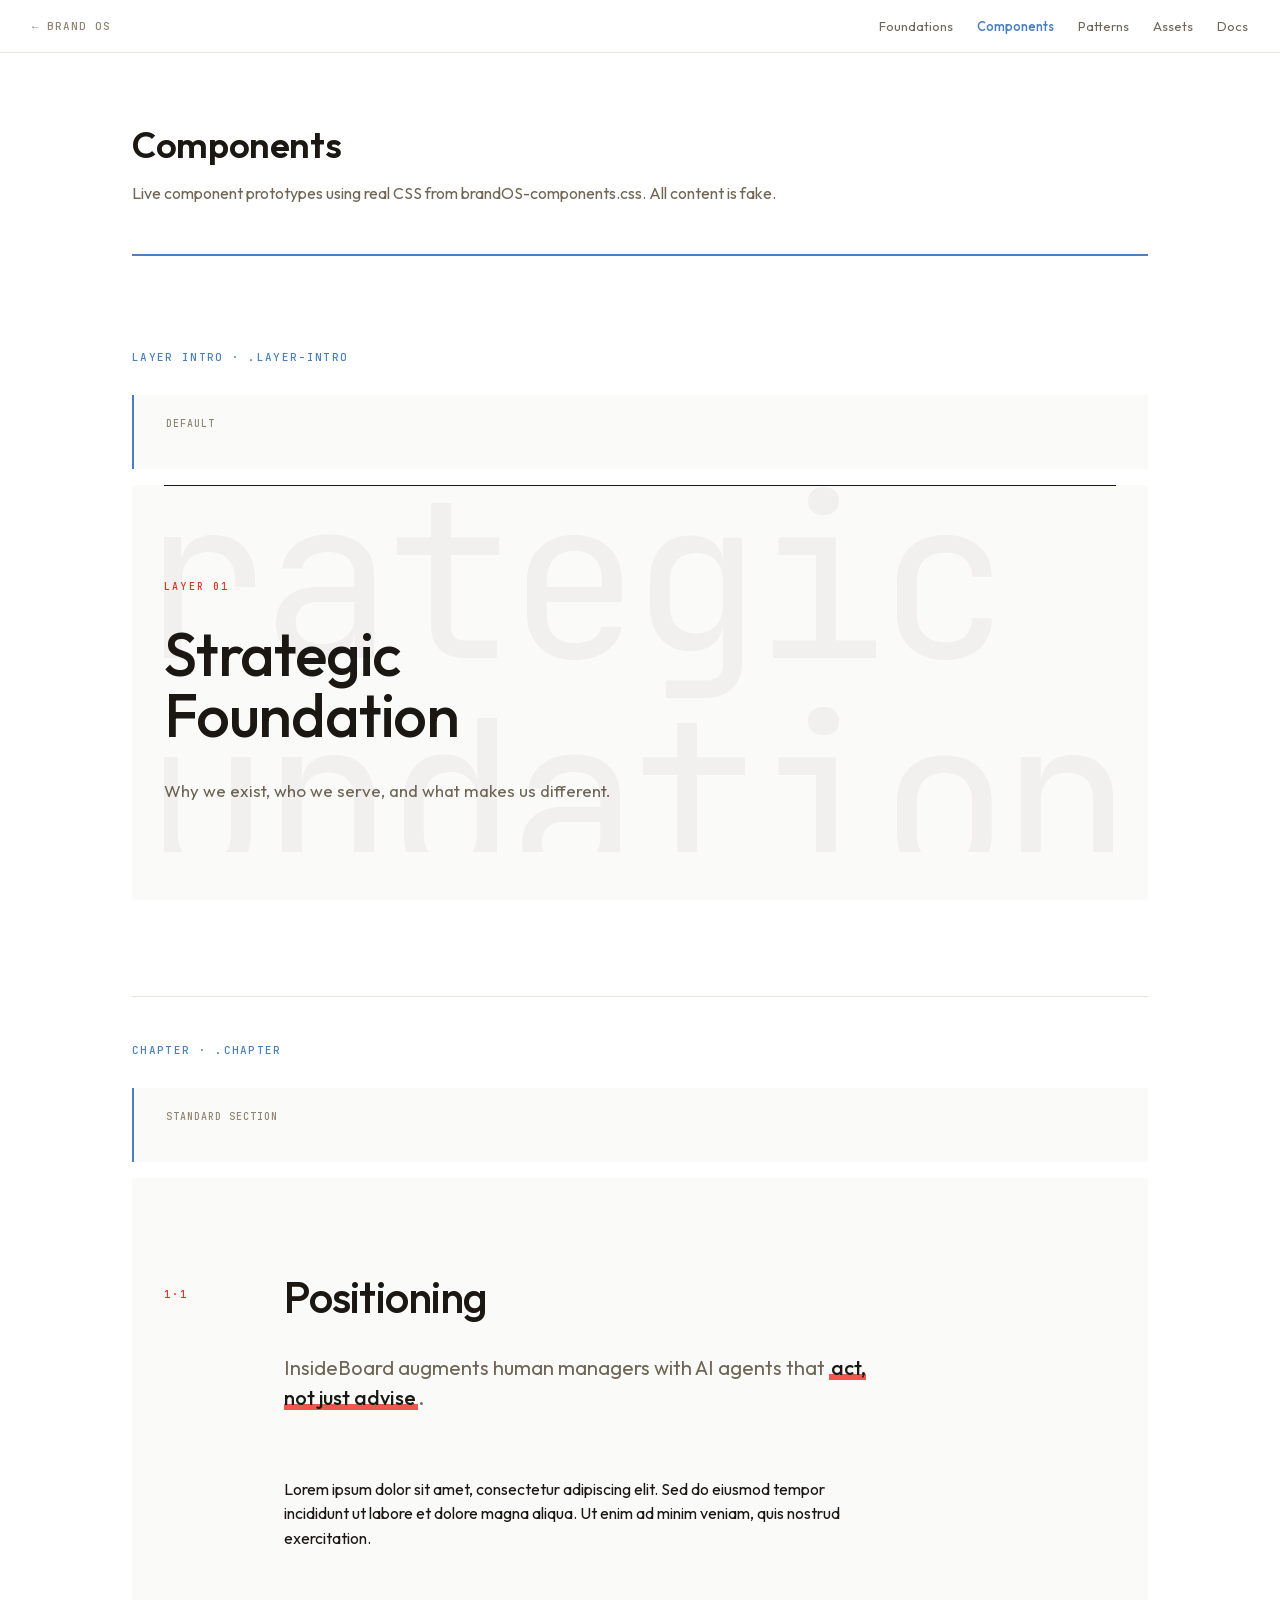
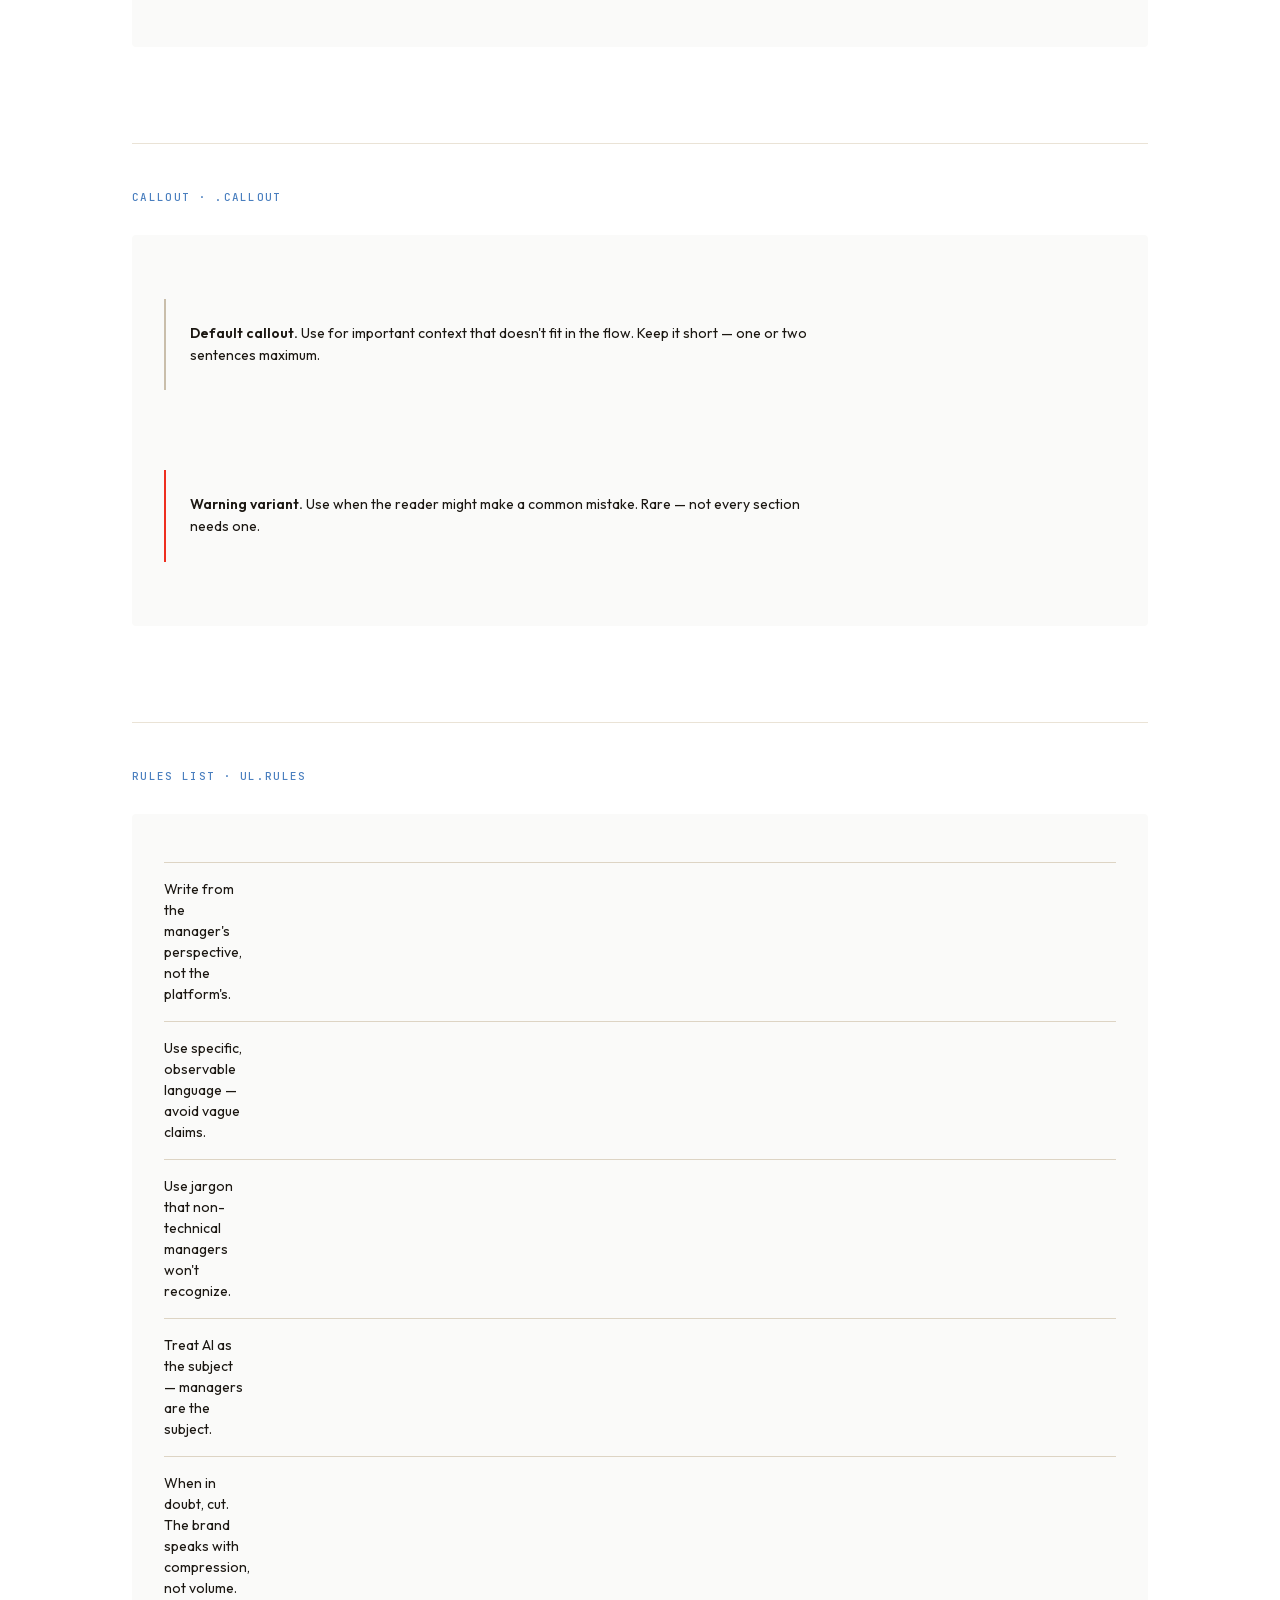
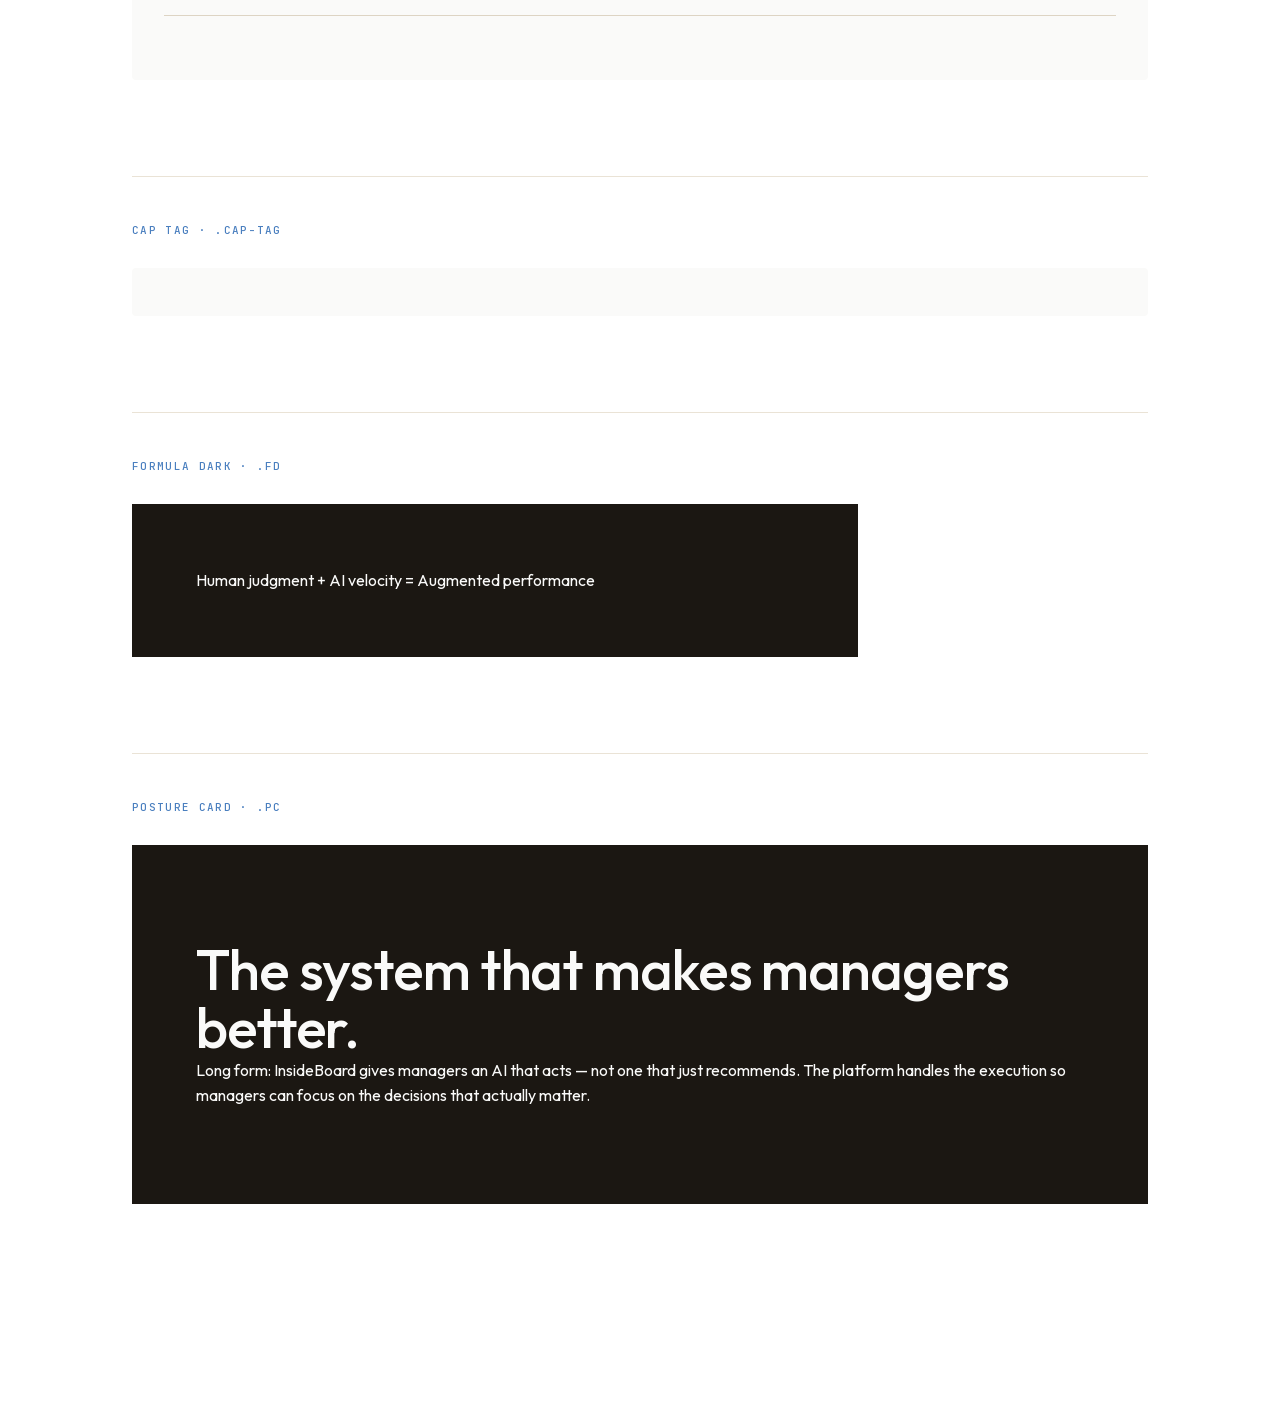
<file: system/components.html>
<!doctype html>
<html lang="en">
<head>
  <meta charset="utf-8">
  <meta name="viewport" content="width=device-width,initial-scale=1">
  <title>Components — InsideBoard Design System</title>
  <link rel="stylesheet" href="../brandOS-tokens.css">
  <link rel="stylesheet" href="../brandOS-components.css">
</head>
<body class="sys">

  <nav class="sys-nav">
    <a href="../index.html" class="sys-home">← Brand OS</a>
    <div class="sys-links">
      <a href="foundations.html">Foundations</a>
      <a href="components.html" aria-current="page">Components</a>
      <a href="patterns.html">Patterns</a>
      <a href="assets.html">Assets</a>
      <a href="docs.html">Docs</a>
    </div>
  </nav>

  <main class="sys-main">

    <header class="sys-header">
      <h1>Components</h1>
      <p>Live component prototypes using real CSS from brandOS-components.css. All content is fake.</p>
    </header>

    <!-- LAYER INTRO -->
    <section class="sys-section">
      <p class="sys-section-title">Layer intro · .layer-intro</p>
      <div class="spec-card">
        <p class="spec-label">Default</p>
      </div>
      <div style="background:var(--ivory);border-radius:4px;overflow:hidden;padding:0 var(--s5)">
        <div class="layer-intro" style="position:relative;opacity:1;transform:none;margin-top:0">
          <span class="li-label">Layer 01</span>
          <h2 class="li-name">Strategic<br>Foundation</h2>
          <p class="li-desc">Why we exist, who we serve, and what makes us different.</p>
          <div class="li-ghost" aria-hidden="true">Strategic<br>Foundation</div>
        </div>
      </div>
    </section>

    <!-- CHAPTER -->
    <section class="sys-section">
      <p class="sys-section-title">Chapter · .chapter</p>
      <div class="spec-card">
        <p class="spec-label">Standard section</p>
      </div>
      <div style="background:var(--ivory);border-radius:4px;padding:var(--s5)">
        <section class="chapter ch-reveal revealed" style="max-width:720px">
          <div class="ch">
            <div class="cn">1·1</div>
            <div>
              <h2>Positioning</h2>
              <p class="pr">InsideBoard augments human managers with AI agents that <em>act, not just advise</em>.</p>
            </div>
          </div>
          <div class="cb">
            <p>Lorem ipsum dolor sit amet, consectetur adipiscing elit. Sed do eiusmod tempor incididunt ut labore et dolore magna aliqua. Ut enim ad minim veniam, quis nostrud exercitation.</p>
          </div>
        </section>
      </div>
    </section>

    <!-- CALLOUT -->
    <section class="sys-section">
      <p class="sys-section-title">Callout · .callout</p>
      <div style="padding:var(--s5);background:var(--ivory);border-radius:4px;display:flex;flex-direction:column;gap:var(--s3)">
        <div class="callout">
          <strong>Default callout.</strong> Use for important context that doesn't fit in the flow. Keep it short — one or two sentences maximum.
        </div>
        <div class="callout warn">
          <strong>Warning variant.</strong> Use when the reader might make a common mistake. Rare — not every section needs one.
        </div>
      </div>
    </section>

    <!-- RULES -->
    <section class="sys-section">
      <p class="sys-section-title">Rules list · ul.rules</p>
      <div style="padding:var(--s5);background:var(--ivory);border-radius:4px">
        <ul class="rules">
          <li class="do">Write from the manager's perspective, not the platform's.</li>
          <li class="do">Use specific, observable language — avoid vague claims.</li>
          <li class="dont">Use jargon that non-technical managers won't recognize.</li>
          <li class="dont">Treat AI as the subject — managers are the subject.</li>
          <li class="note">When in doubt, cut. The brand speaks with compression, not volume.</li>
        </ul>
      </div>
    </section>

    <!-- CAP TAG -->
    <section class="sys-section">
      <p class="sys-section-title">Cap tag · .cap-tag</p>
      <div style="padding:var(--s4);background:var(--ivory);border-radius:4px;display:flex;gap:var(--s2);flex-wrap:wrap;align-items:center">
        <span class="cap-tag">Strategic</span>
        <span class="cap-tag">Positioning</span>
        <span class="cap-tag">Layer 01</span>
        <span class="cap-tag">Brand system</span>
      </div>
    </section>

    <!-- FORMULA DARK -->
    <section class="sys-section">
      <p class="sys-section-title">Formula dark · .fd</p>
      <div class="fd">
        <span>Human judgment</span>
        <span>+</span>
        <span>AI velocity</span>
        <span>=</span>
        <span>Augmented performance</span>
      </div>
    </section>

    <!-- POSTURE CARD -->
    <section class="sys-section">
      <p class="sys-section-title">Posture card · .pc</p>
      <div class="pc">
        <div class="pct">The system that makes managers better.</div>
        <div class="pcb">Long form: InsideBoard gives managers an AI that acts — not one that just recommends. The platform handles the execution so managers can focus on the decisions that actually matter.</div>
      </div>
    </section>

  </main>
</body>
</html>
</file>
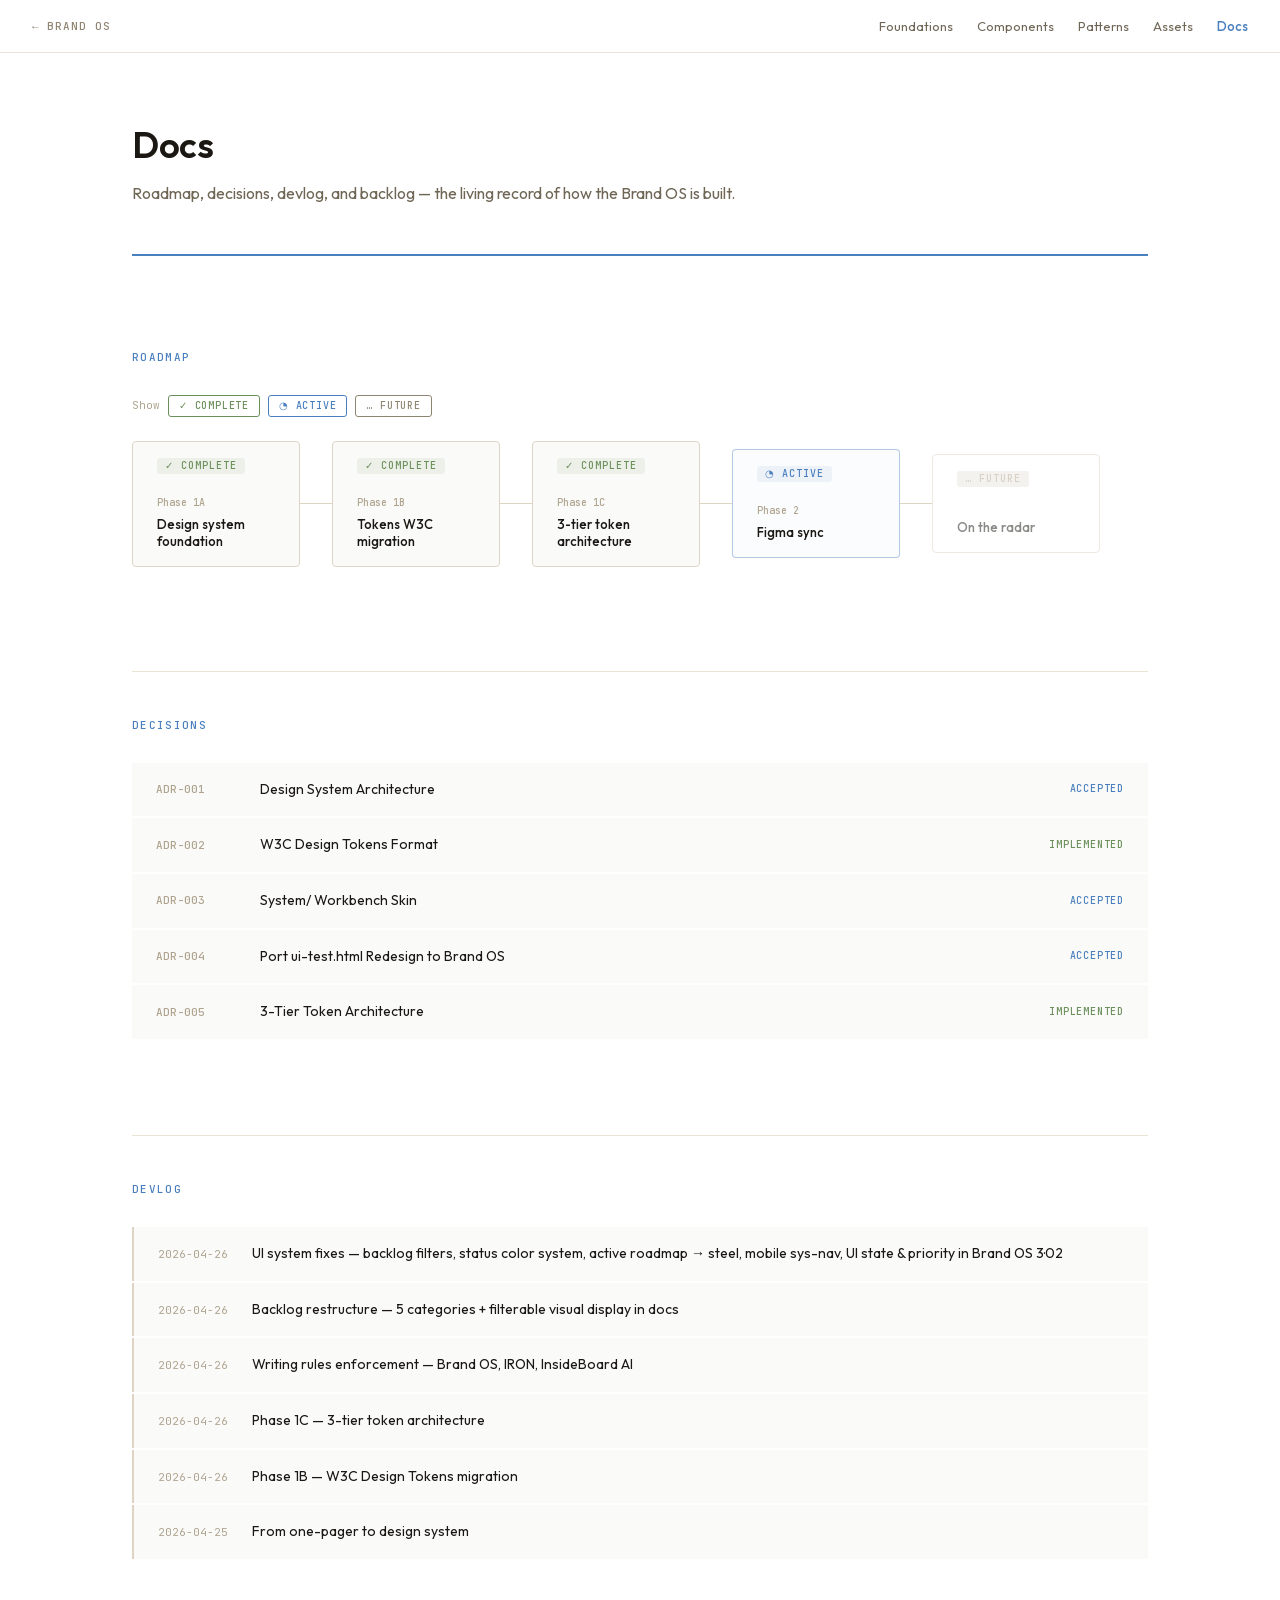
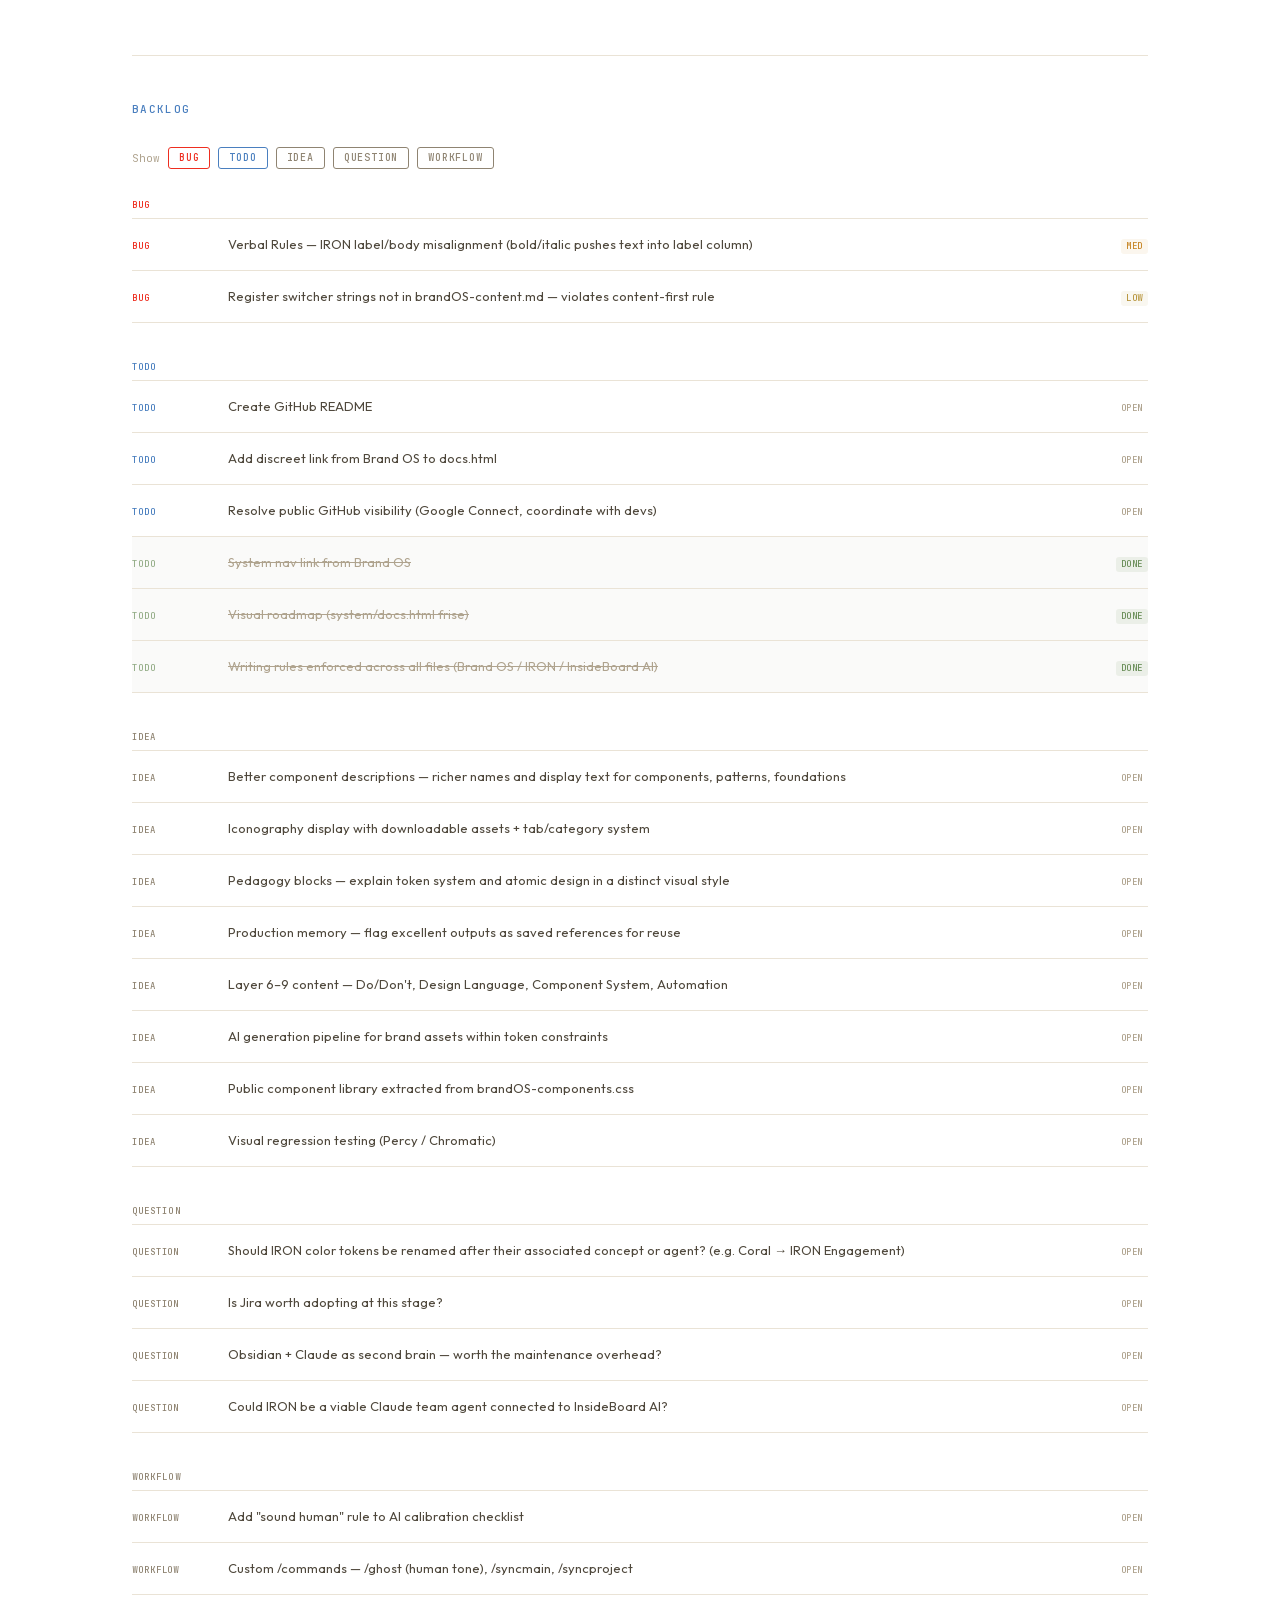
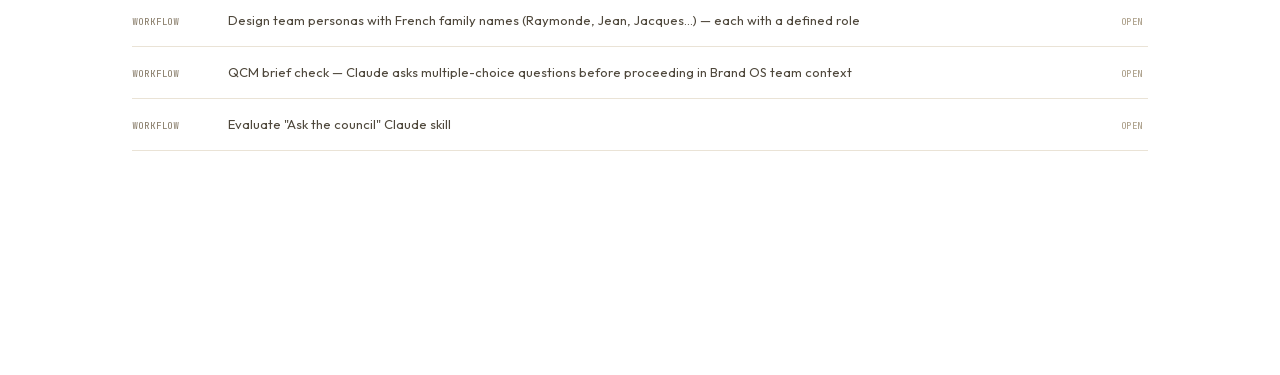
<file: system/docs.html>
<!doctype html>
<html lang="en">
<head>
  <meta charset="utf-8">
  <meta name="viewport" content="width=device-width,initial-scale=1">
  <title>Docs — InsideBoard Design System</title>
  <link rel="stylesheet" href="../brandOS-tokens.css">
  <link rel="stylesheet" href="../brandOS-components.css">
</head>
<body class="sys">

  <nav class="sys-nav">
    <a href="../index.html" class="sys-home">← Brand OS</a>
    <div class="sys-links">
      <a href="foundations.html">Foundations</a>
      <a href="components.html">Components</a>
      <a href="patterns.html">Patterns</a>
      <a href="assets.html">Assets</a>
      <a href="docs.html" aria-current="page">Docs</a>
    </div>
  </nav>

  <main class="sys-main">

    <header class="sys-header">
      <h1>Docs</h1>
      <p>Roadmap, decisions, devlog, and backlog — the living record of how the Brand OS is built.</p>
    </header>

    <!-- ROADMAP -->
    <section class="sys-section">
      <h2 class="sys-section-title">Roadmap</h2>
      <div class="roadmap-wrap">

        <div class="roadmap-filters">
          <span class="rf-label">Show</span>
          <button class="rf-btn rf-btn--done active"   data-filter="done">✓ Complete</button>
          <button class="rf-btn rf-btn--active active" data-filter="active">◔ Active</button>
          <button class="rf-btn rf-btn--future active" data-filter="future">… Future</button>
        </div>

        <div class="roadmap-scroll">
          <div class="roadmap-track">
            <button class="phase-card phase-card--done" data-phase="1a" data-status="done">
              <span class="phase-tag phase-tag--done">✓ Complete</span>
              <span class="phase-card-num">Phase 1A</span>
              <span class="phase-card-name">Design system foundation</span>
            </button>
            <span class="roadmap-connector" aria-hidden="true"></span>
            <button class="phase-card phase-card--done" data-phase="1b" data-status="done">
              <span class="phase-tag phase-tag--done">✓ Complete</span>
              <span class="phase-card-num">Phase 1B</span>
              <span class="phase-card-name">Tokens W3C migration</span>
            </button>
            <span class="roadmap-connector" aria-hidden="true"></span>
            <button class="phase-card phase-card--done" data-phase="1c" data-status="done">
              <span class="phase-tag phase-tag--done">✓ Complete</span>
              <span class="phase-card-num">Phase 1C</span>
              <span class="phase-card-name">3-tier token architecture</span>
            </button>
            <span class="roadmap-connector" aria-hidden="true"></span>
            <button class="phase-card phase-card--active" data-phase="2" data-status="active">
              <span class="phase-tag phase-tag--active">◔ Active</span>
              <span class="phase-card-num">Phase 2</span>
              <span class="phase-card-name">Figma sync</span>
            </button>
            <span class="roadmap-connector" aria-hidden="true"></span>
            <button class="phase-card phase-card--future" data-phase="future" data-status="future">
              <span class="phase-tag phase-tag--future">… Future</span>
              <span class="phase-card-num"></span>
              <span class="phase-card-name">On the radar</span>
            </button>
          </div>
        </div>

        <div class="roadmap-detail" id="roadmap-detail" hidden></div>

      </div>
    </section>

    <!-- DECISIONS -->
    <section class="sys-section">
      <h2 class="sys-section-title">Decisions</h2>
      <div class="adr-list">
        <div class="adr-row">
          <span class="adr-num">ADR-001</span>
          <span class="adr-title">Design System Architecture</span>
          <span class="adr-status adr-status--accepted">Accepted</span>
        </div>
        <div class="adr-row">
          <span class="adr-num">ADR-002</span>
          <span class="adr-title">W3C Design Tokens Format</span>
          <span class="adr-status adr-status--implemented">Implemented</span>
        </div>
        <div class="adr-row">
          <span class="adr-num">ADR-003</span>
          <span class="adr-title">System/ Workbench Skin</span>
          <span class="adr-status adr-status--accepted">Accepted</span>
        </div>
        <div class="adr-row">
          <span class="adr-num">ADR-004</span>
          <span class="adr-title">Port ui-test.html Redesign to Brand OS</span>
          <span class="adr-status adr-status--accepted">Accepted</span>
        </div>
        <div class="adr-row">
          <span class="adr-num">ADR-005</span>
          <span class="adr-title">3-Tier Token Architecture</span>
          <span class="adr-status adr-status--implemented">Implemented</span>
        </div>
      </div>
    </section>

    <!-- DEVLOG -->
    <section class="sys-section">
      <h2 class="sys-section-title">Devlog</h2>
      <div class="devlog-list">
        <div class="devlog-entry">
          <span class="devlog-date">2026-04-26</span>
          <span class="devlog-title">UI system fixes — backlog filters, status color system, active roadmap → steel, mobile sys-nav, UI state &amp; priority in Brand OS 3·02</span>
        </div>
        <div class="devlog-entry">
          <span class="devlog-date">2026-04-26</span>
          <span class="devlog-title">Backlog restructure — 5 categories + filterable visual display in docs</span>
        </div>
        <div class="devlog-entry">
          <span class="devlog-date">2026-04-26</span>
          <span class="devlog-title">Writing rules enforcement — Brand OS, IRON, InsideBoard AI</span>
        </div>
        <div class="devlog-entry">
          <span class="devlog-date">2026-04-26</span>
          <span class="devlog-title">Phase 1C — 3-tier token architecture</span>
        </div>
        <div class="devlog-entry">
          <span class="devlog-date">2026-04-26</span>
          <span class="devlog-title">Phase 1B — W3C Design Tokens migration</span>
        </div>
        <div class="devlog-entry">
          <span class="devlog-date">2026-04-25</span>
          <span class="devlog-title">From one-pager to design system</span>
        </div>
      </div>
    </section>

    <!-- BACKLOG -->
    <section class="sys-section">
      <h2 class="sys-section-title">Backlog</h2>
      <div class="roadmap-wrap">
      <div class="roadmap-filters">
        <span class="rf-label">Show</span>
        <button class="rf-btn rf-btn--bug active"      data-backlog-filter="bug">Bug</button>
        <button class="rf-btn rf-btn--todo active"     data-backlog-filter="todo">Todo</button>
        <button class="rf-btn rf-btn--idea active"     data-backlog-filter="idea">Idea</button>
        <button class="rf-btn rf-btn--question active" data-backlog-filter="question">Question</button>
        <button class="rf-btn rf-btn--workflow active" data-backlog-filter="workflow">Workflow</button>
      </div>
      <div class="backlog-table">

        <div class="backlog-group" data-group="bug">
          <span class="backlog-group-label backlog-group-label--bug">Bug</span>
          <div class="backlog-row" data-cat="bug">
            <span class="backlog-cat backlog-cat--bug">Bug</span>
            <span class="backlog-text">Verbal Rules — IRON label/body misalignment (bold/italic pushes text into label column)</span>
            <span class="backlog-status backlog-status--med">med</span>
          </div>
          <div class="backlog-row" data-cat="bug">
            <span class="backlog-cat backlog-cat--bug">Bug</span>
            <span class="backlog-text">Register switcher strings not in brandOS-content.md — violates content-first rule</span>
            <span class="backlog-status backlog-status--low">low</span>
          </div>
        </div>

        <div class="backlog-group" data-group="todo">
          <span class="backlog-group-label backlog-group-label--todo">Todo</span>
          <div class="backlog-row" data-cat="todo">
            <span class="backlog-cat backlog-cat--todo">Todo</span>
            <span class="backlog-text">Create GitHub README</span>
            <span class="backlog-status backlog-status--open">open</span>
          </div>
          <div class="backlog-row" data-cat="todo">
            <span class="backlog-cat backlog-cat--todo">Todo</span>
            <span class="backlog-text">Add discreet link from Brand OS to docs.html</span>
            <span class="backlog-status backlog-status--open">open</span>
          </div>
          <div class="backlog-row" data-cat="todo">
            <span class="backlog-cat backlog-cat--todo">Todo</span>
            <span class="backlog-text">Resolve public GitHub visibility (Google Connect, coordinate with devs)</span>
            <span class="backlog-status backlog-status--open">open</span>
          </div>
          <div class="backlog-row backlog-row--done" data-cat="todo">
            <span class="backlog-cat backlog-cat--todo">Todo</span>
            <span class="backlog-text">System nav link from Brand OS</span>
            <span class="backlog-status backlog-status--done">done</span>
          </div>
          <div class="backlog-row backlog-row--done" data-cat="todo">
            <span class="backlog-cat backlog-cat--todo">Todo</span>
            <span class="backlog-text">Visual roadmap (system/docs.html frise)</span>
            <span class="backlog-status backlog-status--done">done</span>
          </div>
          <div class="backlog-row backlog-row--done" data-cat="todo">
            <span class="backlog-cat backlog-cat--todo">Todo</span>
            <span class="backlog-text">Writing rules enforced across all files (Brand OS / IRON / InsideBoard AI)</span>
            <span class="backlog-status backlog-status--done">done</span>
          </div>
        </div>

        <div class="backlog-group" data-group="idea">
          <span class="backlog-group-label">Idea</span>
          <div class="backlog-row" data-cat="idea">
            <span class="backlog-cat backlog-cat--idea">Idea</span>
            <span class="backlog-text">Better component descriptions — richer names and display text for components, patterns, foundations</span>
            <span class="backlog-status backlog-status--open">open</span>
          </div>
          <div class="backlog-row" data-cat="idea">
            <span class="backlog-cat backlog-cat--idea">Idea</span>
            <span class="backlog-text">Iconography display with downloadable assets + tab/category system</span>
            <span class="backlog-status backlog-status--open">open</span>
          </div>
          <div class="backlog-row" data-cat="idea">
            <span class="backlog-cat backlog-cat--idea">Idea</span>
            <span class="backlog-text">Pedagogy blocks — explain token system and atomic design in a distinct visual style</span>
            <span class="backlog-status backlog-status--open">open</span>
          </div>
          <div class="backlog-row" data-cat="idea">
            <span class="backlog-cat backlog-cat--idea">Idea</span>
            <span class="backlog-text">Production memory — flag excellent outputs as saved references for reuse</span>
            <span class="backlog-status backlog-status--open">open</span>
          </div>
          <div class="backlog-row" data-cat="idea">
            <span class="backlog-cat backlog-cat--idea">Idea</span>
            <span class="backlog-text">Layer 6–9 content — Do/Don't, Design Language, Component System, Automation</span>
            <span class="backlog-status backlog-status--open">open</span>
          </div>
          <div class="backlog-row" data-cat="idea">
            <span class="backlog-cat backlog-cat--idea">Idea</span>
            <span class="backlog-text">AI generation pipeline for brand assets within token constraints</span>
            <span class="backlog-status backlog-status--open">open</span>
          </div>
          <div class="backlog-row" data-cat="idea">
            <span class="backlog-cat backlog-cat--idea">Idea</span>
            <span class="backlog-text">Public component library extracted from brandOS-components.css</span>
            <span class="backlog-status backlog-status--open">open</span>
          </div>
          <div class="backlog-row" data-cat="idea">
            <span class="backlog-cat backlog-cat--idea">Idea</span>
            <span class="backlog-text">Visual regression testing (Percy / Chromatic)</span>
            <span class="backlog-status backlog-status--open">open</span>
          </div>
        </div>

        <div class="backlog-group" data-group="question">
          <span class="backlog-group-label">Question</span>
          <div class="backlog-row" data-cat="question">
            <span class="backlog-cat backlog-cat--question">Question</span>
            <span class="backlog-text">Should IRON color tokens be renamed after their associated concept or agent? (e.g. Coral → IRON Engagement)</span>
            <span class="backlog-status backlog-status--open">open</span>
          </div>
          <div class="backlog-row" data-cat="question">
            <span class="backlog-cat backlog-cat--question">Question</span>
            <span class="backlog-text">Is Jira worth adopting at this stage?</span>
            <span class="backlog-status backlog-status--open">open</span>
          </div>
          <div class="backlog-row" data-cat="question">
            <span class="backlog-cat backlog-cat--question">Question</span>
            <span class="backlog-text">Obsidian + Claude as second brain — worth the maintenance overhead?</span>
            <span class="backlog-status backlog-status--open">open</span>
          </div>
          <div class="backlog-row" data-cat="question">
            <span class="backlog-cat backlog-cat--question">Question</span>
            <span class="backlog-text">Could IRON be a viable Claude team agent connected to InsideBoard AI?</span>
            <span class="backlog-status backlog-status--open">open</span>
          </div>
        </div>

        <div class="backlog-group" data-group="workflow">
          <span class="backlog-group-label">Workflow</span>
          <div class="backlog-row" data-cat="workflow">
            <span class="backlog-cat backlog-cat--workflow">Workflow</span>
            <span class="backlog-text">Add "sound human" rule to AI calibration checklist</span>
            <span class="backlog-status backlog-status--open">open</span>
          </div>
          <div class="backlog-row" data-cat="workflow">
            <span class="backlog-cat backlog-cat--workflow">Workflow</span>
            <span class="backlog-text">Custom /commands — /ghost (human tone), /syncmain, /syncproject</span>
            <span class="backlog-status backlog-status--open">open</span>
          </div>
          <div class="backlog-row" data-cat="workflow">
            <span class="backlog-cat backlog-cat--workflow">Workflow</span>
            <span class="backlog-text">Design team personas with French family names (Raymonde, Jean, Jacques…) — each with a defined role</span>
            <span class="backlog-status backlog-status--open">open</span>
          </div>
          <div class="backlog-row" data-cat="workflow">
            <span class="backlog-cat backlog-cat--workflow">Workflow</span>
            <span class="backlog-text">QCM brief check — Claude asks multiple-choice questions before proceeding in Brand OS team context</span>
            <span class="backlog-status backlog-status--open">open</span>
          </div>
          <div class="backlog-row" data-cat="workflow">
            <span class="backlog-cat backlog-cat--workflow">Workflow</span>
            <span class="backlog-text">Evaluate "Ask the council" Claude skill</span>
            <span class="backlog-status backlog-status--open">open</span>
          </div>
        </div>

      </div>
      </div>
    </section>

  </main>

<script>
const phasesData = {
  '1a': {
    name: 'Phase 1A · Design system foundation',
    steps: [
      { id: '1A.0', s: 'done', label: 'Port redesigned nav, layer-intro, animations from <code>ui-test.html</code> to the Brand OS' },
      { id: '1A.1', s: 'done', label: 'Build <code>system/</code> scaffold consuming existing CSS' },
      { id: '1A.2', s: 'done', label: 'Archive lab files into <code>system/lab/</code>' },
      { id: '1A.3', s: 'done', label: 'Extend <code>PROCESS.md</code> with Update type 6 protocol' },
    ],
    note: 'Decisions: ADR-001, ADR-003, ADR-004'
  },
  '1b': {
    name: 'Phase 1B · Tokens W3C migration',
    steps: [
      { id: '1B.1', s: 'done', label: 'Author <code>tokens.json</code> mirroring current CSS variables' },
      { id: '1B.2', s: 'done', label: 'Build minimal Node generator (<code>tokens.json</code> → <code>brandOS-tokens.css</code>)' },
      { id: '1B.3', s: 'done', label: 'Document tokens in <code>system/foundations.html</code>' },
    ],
    note: 'Decisions: ADR-002'
  },
  '1c': {
    name: 'Phase 1C · 3-tier token architecture',
    steps: [
      { id: '1C.1', s: 'done', label: 'Define primitive layer (raw values)' },
      { id: '1C.2', s: 'done', label: 'Define semantic layer (intent-based, references primitives)' },
      { id: '1C.3', s: 'done', label: 'Define component-scoped tokens for major components' },
    ],
    note: 'Decisions: ADR-005'
  },
  '2': {
    name: 'Phase 2 · Figma sync',
    desc: 'Bidirectional sync between Figma Variables and <code>tokens.json</code> via Tokens Studio plugin.',
    steps: [
      { id: '2.1', s: 'planned', label: 'Install and configure Tokens Studio in Figma' },
      { id: '2.2', s: 'planned', label: 'Connect to GitHub (this repo)' },
      { id: '2.3', s: 'planned', label: 'Validate sync workflow (Figma → repo, repo → Figma)' },
    ],
    note: 'Prerequisite (manual): GitHub personal access token with repo read/write scope.'
  },
  'future': {
    name: 'Future — uncommitted',
    steps: [
      { id: '', s: 'future', label: "Layer 6–9 content — Do/Don't, Design Language, Component System, Automation" },
      { id: '', s: 'future', label: 'AI generation pipeline for brand assets' },
      { id: '', s: 'future', label: 'Public component library from <code>brandOS-components.css</code>' },
      { id: '', s: 'future', label: 'Visual regression testing (Percy / Chromatic)' },
    ]
  }
};

const detail = document.getElementById('roadmap-detail');
const cards  = [...document.querySelectorAll('.phase-card')];
const conns  = [...document.querySelectorAll('.roadmap-connector')];
let current  = null;

function syncConnectors() {
  conns.forEach((c, i) => {
    const hide = cards[i].classList.contains('rf-hidden') || cards[i + 1].classList.contains('rf-hidden');
    c.classList.toggle('rf-hidden', hide);
  });
  // If hidden cards create a break between two visible groups, mark the
  // first visible card after the break with .rf-gapped so it gets a visual gap.
  cards.forEach((card, i) => {
    if (card.classList.contains('rf-hidden')) return;
    const prevVisible = cards.slice(0, i).filter(c => !c.classList.contains('rf-hidden')).pop();
    const hasHiddenBetween = prevVisible && cards.slice(cards.indexOf(prevVisible) + 1, i).some(c => c.classList.contains('rf-hidden'));
    card.classList.toggle('rf-gapped', !!hasHiddenBetween);
  });
}

document.querySelectorAll('.rf-btn[data-filter]').forEach(btn => {
  btn.addEventListener('click', () => {
    btn.classList.toggle('active');
    const filter = btn.dataset.filter;
    cards.filter(c => c.dataset.status === filter).forEach(card => {
      card.classList.toggle('rf-hidden', !btn.classList.contains('active'));
      if (card.classList.contains('rf-hidden') && card.dataset.phase === current) {
        card.classList.remove('selected');
        current = null;
        detail.hidden = true;
      }
    });
    syncConnectors();
  });
});

cards.forEach(card => {
  card.addEventListener('click', () => {
    const phase = card.dataset.phase;
    if (current === phase) {
      card.classList.remove('selected');
      current = null;
      detail.hidden = true;
      return;
    }
    cards.forEach(c => c.classList.remove('selected'));
    card.classList.add('selected');
    current = phase;
    const d = phasesData[phase];
    let html = `<p class="phase-name" style="margin:0 0 var(--s3)">${d.name}</p>`;
    if (d.desc) html += `<p class="phase-desc">${d.desc}</p>`;
    html += `<ul class="phase-steps">`;
    d.steps.forEach(step => {
      const dot = step.s === 'done' ? '✓' : '';
      html += `<li class="phase-step"><span class="step-id">${step.id}</span><span class="step-dot step-dot--${step.s === 'planned' ? 'planned' : step.s}">${dot}</span><span>${step.label}</span></li>`;
    });
    html += `</ul>`;
    if (d.note) html += `<p class="phase-note">${d.note}</p>`;
    detail.innerHTML = html;
    detail.hidden = false;
  });
});

document.querySelectorAll('[data-backlog-filter]').forEach(btn => {
  btn.addEventListener('click', () => {
    btn.classList.toggle('active');
    const cat = btn.dataset.backlogFilter;
    document.querySelectorAll(`.backlog-group[data-group="${cat}"]`).forEach(group => {
      group.classList.toggle('rf-hidden', !btn.classList.contains('active'));
    });
  });
});
</script>

</body>
</html>
</file>
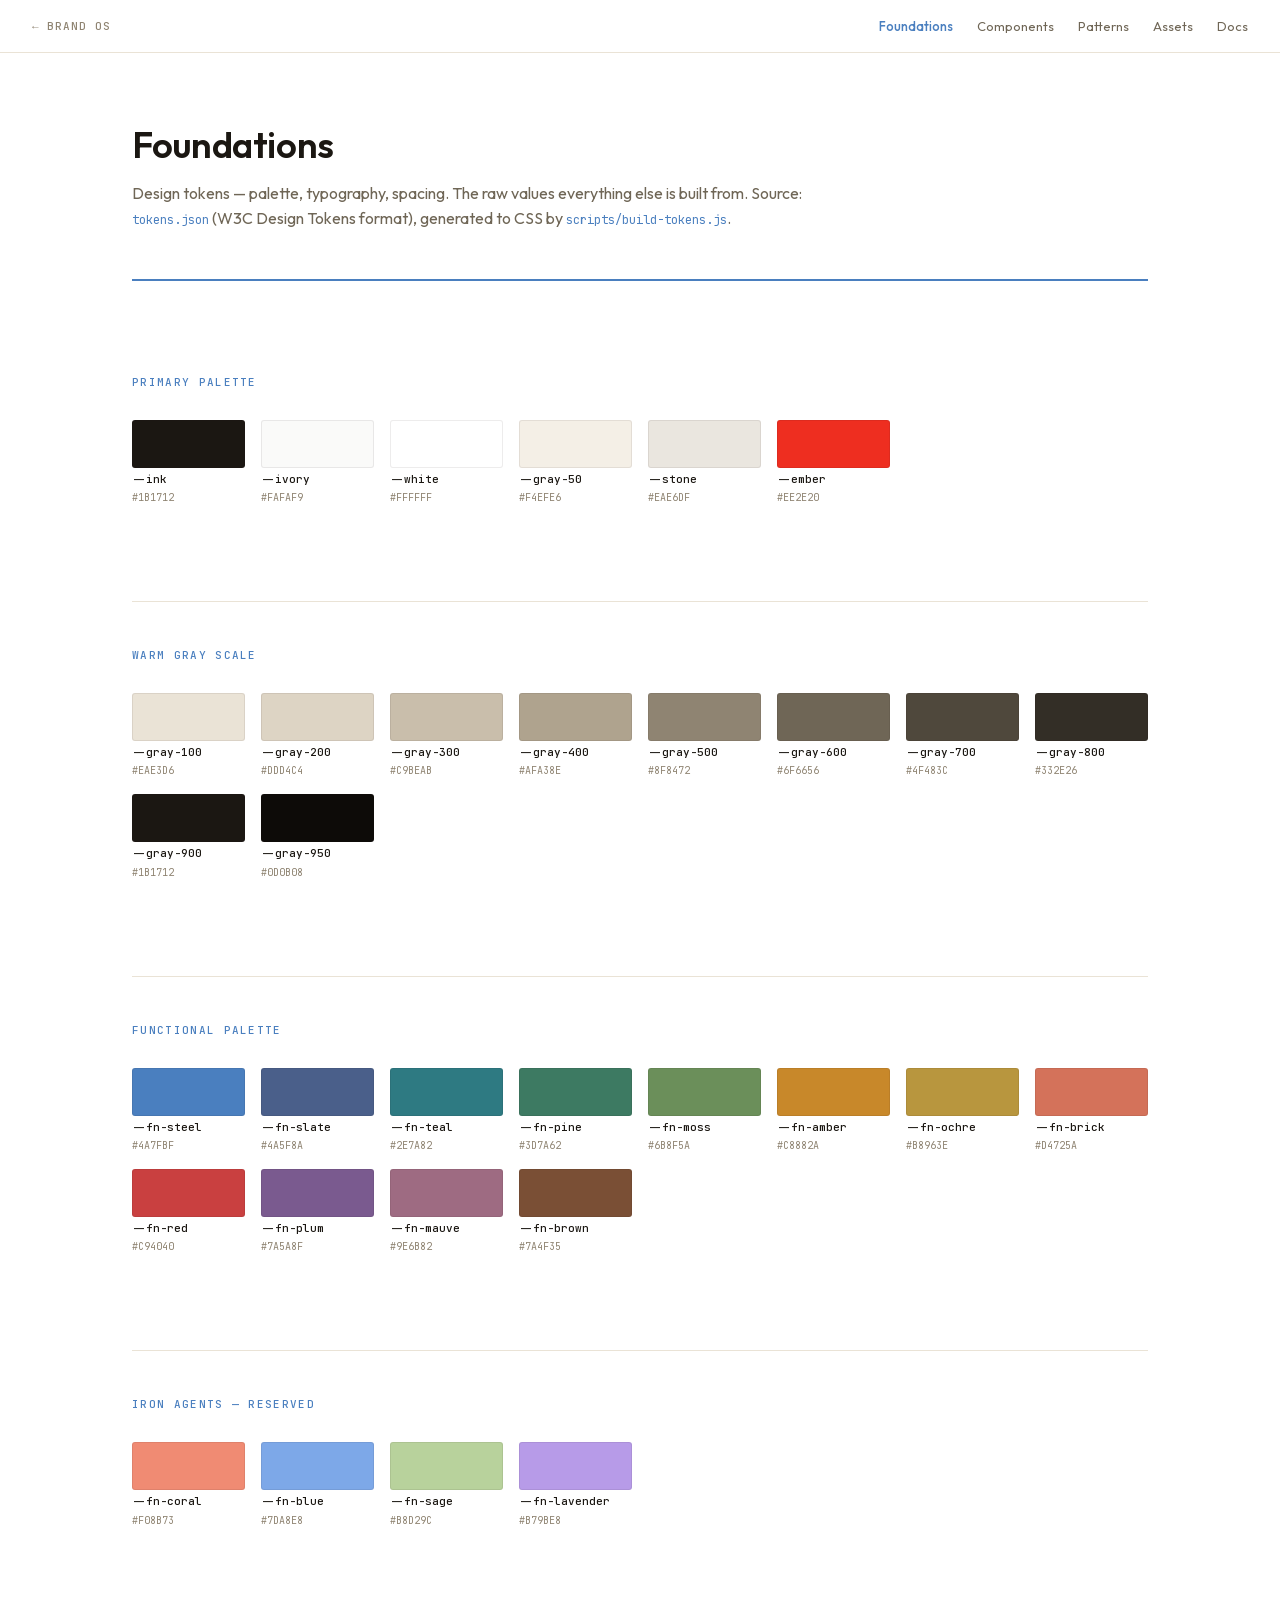
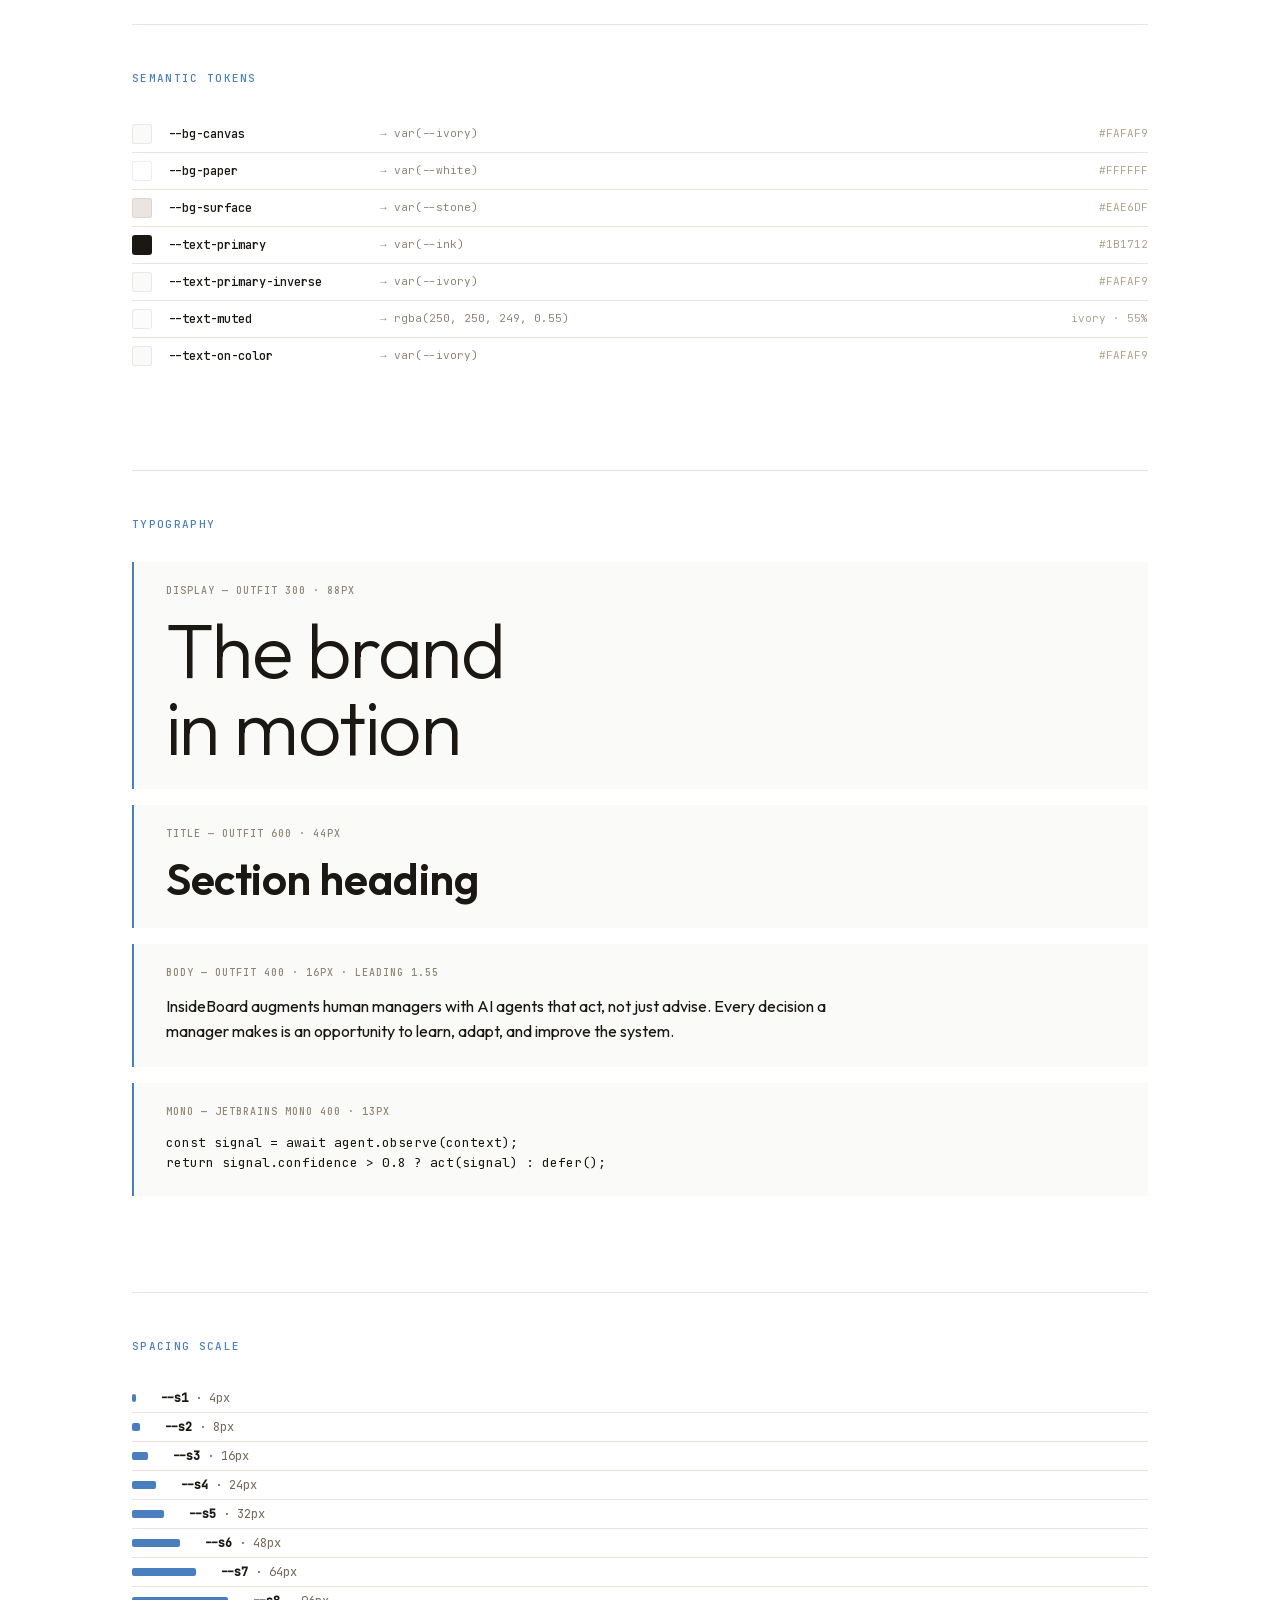
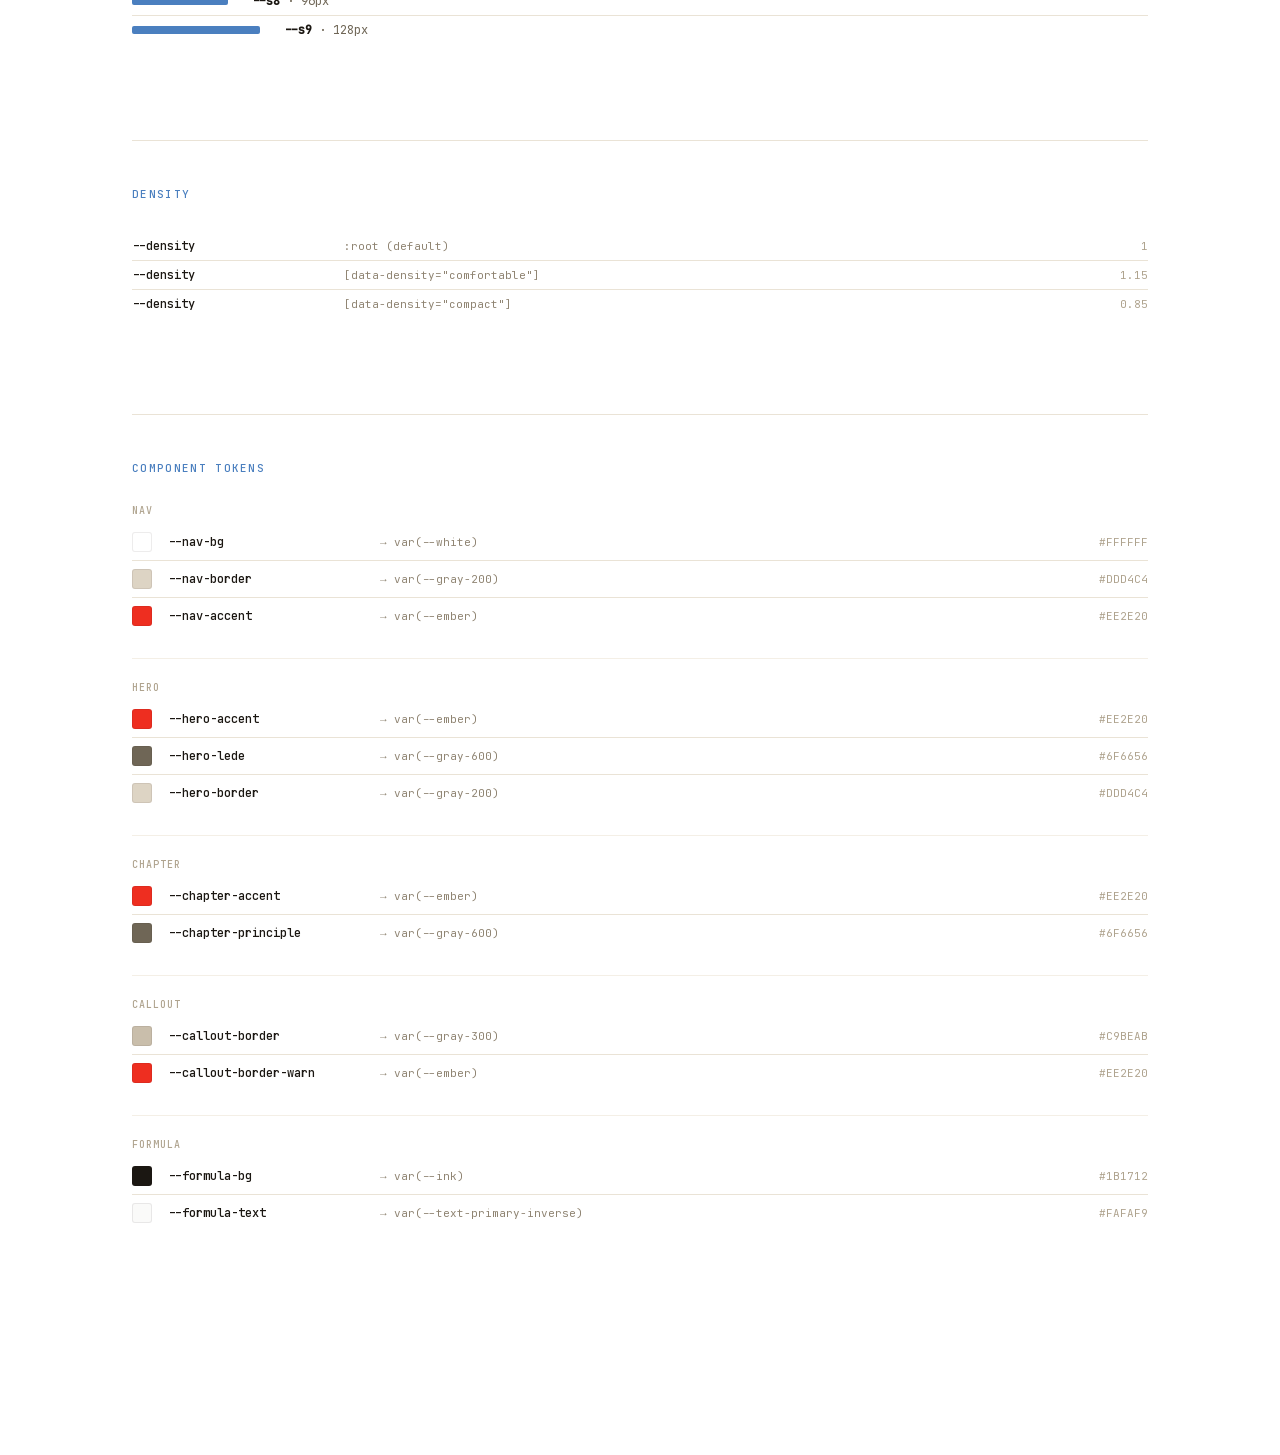
<file: system/foundations.html>
<!doctype html>
<html lang="en">
<head>
  <meta charset="utf-8">
  <meta name="viewport" content="width=device-width,initial-scale=1">
  <title>Foundations — InsideBoard Design System</title>
  <link rel="stylesheet" href="../brandOS-tokens.css">
  <link rel="stylesheet" href="../brandOS-components.css">
</head>
<body class="sys">

  <nav class="sys-nav">
    <a href="../index.html" class="sys-home">← Brand OS</a>
    <div class="sys-links">
      <a href="foundations.html" aria-current="page">Foundations</a>
      <a href="components.html">Components</a>
      <a href="patterns.html">Patterns</a>
      <a href="assets.html">Assets</a>
      <a href="docs.html">Docs</a>
    </div>
  </nav>

  <main class="sys-main">

    <header class="sys-header">
      <h1>Foundations</h1>
      <p>Design tokens — palette, typography, spacing. The raw values everything else is built from. Source: <code style="font-family:var(--mono);font-size:12px;color:var(--fn-steel)">tokens.json</code> (W3C Design Tokens format), generated to CSS by <code style="font-family:var(--mono);font-size:12px;color:var(--fn-steel)">scripts/build-tokens.js</code>.</p>
    </header>

    <!-- PRIMARY PALETTE -->
    <section class="sys-section">
      <p class="sys-section-title">Primary palette</p>
      <div class="swatch-grid">
        <div class="swatch">
          <div class="swatch-color" style="background:var(--ink)"></div>
          <span class="swatch-name">--ink</span>
          <span class="swatch-value">#1B1712</span>
        </div>
        <div class="swatch">
          <div class="swatch-color" style="background:var(--ivory)"></div>
          <span class="swatch-name">--ivory</span>
          <span class="swatch-value">#FAFAF9</span>
        </div>
        <div class="swatch">
          <div class="swatch-color" style="background:var(--white)"></div>
          <span class="swatch-name">--white</span>
          <span class="swatch-value">#FFFFFF</span>
        </div>
        <div class="swatch">
          <div class="swatch-color" style="background:var(--gray-50)"></div>
          <span class="swatch-name">--gray-50</span>
          <span class="swatch-value">#F4EFE6</span>
        </div>
        <div class="swatch">
          <div class="swatch-color" style="background:var(--stone)"></div>
          <span class="swatch-name">--stone</span>
          <span class="swatch-value">#EAE6DF</span>
        </div>
        <div class="swatch">
          <div class="swatch-color" style="background:var(--ember)"></div>
          <span class="swatch-name">--ember</span>
          <span class="swatch-value">#EE2E20</span>
        </div>
      </div>
    </section>

    <!-- WARM GRAY SCALE -->
    <section class="sys-section">
      <p class="sys-section-title">Warm gray scale</p>
      <div class="swatch-grid">
        <div class="swatch">
          <div class="swatch-color" style="background:var(--gray-100)"></div>
          <span class="swatch-name">--gray-100</span>
          <span class="swatch-value">#EAE3D6</span>
        </div>
        <div class="swatch">
          <div class="swatch-color" style="background:var(--gray-200)"></div>
          <span class="swatch-name">--gray-200</span>
          <span class="swatch-value">#DDD4C4</span>
        </div>
        <div class="swatch">
          <div class="swatch-color" style="background:var(--gray-300)"></div>
          <span class="swatch-name">--gray-300</span>
          <span class="swatch-value">#C9BEAB</span>
        </div>
        <div class="swatch">
          <div class="swatch-color" style="background:var(--gray-400)"></div>
          <span class="swatch-name">--gray-400</span>
          <span class="swatch-value">#AFA38E</span>
        </div>
        <div class="swatch">
          <div class="swatch-color" style="background:var(--gray-500)"></div>
          <span class="swatch-name">--gray-500</span>
          <span class="swatch-value">#8F8472</span>
        </div>
        <div class="swatch">
          <div class="swatch-color" style="background:var(--gray-600)"></div>
          <span class="swatch-name">--gray-600</span>
          <span class="swatch-value">#6F6656</span>
        </div>
        <div class="swatch">
          <div class="swatch-color" style="background:var(--gray-700)"></div>
          <span class="swatch-name">--gray-700</span>
          <span class="swatch-value">#4F483C</span>
        </div>
        <div class="swatch">
          <div class="swatch-color" style="background:var(--gray-800)"></div>
          <span class="swatch-name">--gray-800</span>
          <span class="swatch-value">#332E26</span>
        </div>
        <div class="swatch">
          <div class="swatch-color" style="background:var(--gray-900)"></div>
          <span class="swatch-name">--gray-900</span>
          <span class="swatch-value">#1B1712</span>
        </div>
        <div class="swatch">
          <div class="swatch-color" style="background:var(--gray-950)"></div>
          <span class="swatch-name">--gray-950</span>
          <span class="swatch-value">#0D0B08</span>
        </div>
      </div>
    </section>

    <!-- FUNCTIONAL PALETTE -->
    <section class="sys-section">
      <p class="sys-section-title">Functional palette</p>
      <div class="swatch-grid">
        <div class="swatch">
          <div class="swatch-color" style="background:var(--fn-steel)"></div>
          <span class="swatch-name">--fn-steel</span>
          <span class="swatch-value">#4A7FBF</span>
        </div>
        <div class="swatch">
          <div class="swatch-color" style="background:var(--fn-slate)"></div>
          <span class="swatch-name">--fn-slate</span>
          <span class="swatch-value">#4A5F8A</span>
        </div>
        <div class="swatch">
          <div class="swatch-color" style="background:var(--fn-teal)"></div>
          <span class="swatch-name">--fn-teal</span>
          <span class="swatch-value">#2E7A82</span>
        </div>
        <div class="swatch">
          <div class="swatch-color" style="background:var(--fn-pine)"></div>
          <span class="swatch-name">--fn-pine</span>
          <span class="swatch-value">#3D7A62</span>
        </div>
        <div class="swatch">
          <div class="swatch-color" style="background:var(--fn-moss)"></div>
          <span class="swatch-name">--fn-moss</span>
          <span class="swatch-value">#6B8F5A</span>
        </div>
        <div class="swatch">
          <div class="swatch-color" style="background:var(--fn-amber)"></div>
          <span class="swatch-name">--fn-amber</span>
          <span class="swatch-value">#C8882A</span>
        </div>
        <div class="swatch">
          <div class="swatch-color" style="background:var(--fn-ochre)"></div>
          <span class="swatch-name">--fn-ochre</span>
          <span class="swatch-value">#B8963E</span>
        </div>
        <div class="swatch">
          <div class="swatch-color" style="background:var(--fn-brick)"></div>
          <span class="swatch-name">--fn-brick</span>
          <span class="swatch-value">#D4725A</span>
        </div>
        <div class="swatch">
          <div class="swatch-color" style="background:var(--fn-red)"></div>
          <span class="swatch-name">--fn-red</span>
          <span class="swatch-value">#C94040</span>
        </div>
        <div class="swatch">
          <div class="swatch-color" style="background:var(--fn-plum)"></div>
          <span class="swatch-name">--fn-plum</span>
          <span class="swatch-value">#7A5A8F</span>
        </div>
        <div class="swatch">
          <div class="swatch-color" style="background:var(--fn-mauve)"></div>
          <span class="swatch-name">--fn-mauve</span>
          <span class="swatch-value">#9E6B82</span>
        </div>
        <div class="swatch">
          <div class="swatch-color" style="background:var(--fn-brown)"></div>
          <span class="swatch-name">--fn-brown</span>
          <span class="swatch-value">#7A4F35</span>
        </div>
      </div>
    </section>

    <!-- IRON AGENTS -->
    <section class="sys-section">
      <p class="sys-section-title">Iron Agents — reserved</p>
      <div class="swatch-grid">
        <div class="swatch">
          <div class="swatch-color" style="background:var(--fn-coral)"></div>
          <span class="swatch-name">--fn-coral</span>
          <span class="swatch-value">#F08B73</span>
        </div>
        <div class="swatch">
          <div class="swatch-color" style="background:var(--fn-blue)"></div>
          <span class="swatch-name">--fn-blue</span>
          <span class="swatch-value">#7DA8E8</span>
        </div>
        <div class="swatch">
          <div class="swatch-color" style="background:var(--fn-sage)"></div>
          <span class="swatch-name">--fn-sage</span>
          <span class="swatch-value">#B8D29C</span>
        </div>
        <div class="swatch">
          <div class="swatch-color" style="background:var(--fn-lavender)"></div>
          <span class="swatch-name">--fn-lavender</span>
          <span class="swatch-value">#B79BE8</span>
        </div>
      </div>
    </section>

    <!-- SEMANTIC TOKENS -->
    <section class="sys-section">
      <p class="sys-section-title">Semantic tokens</p>
      <div class="alias-list">
        <div class="alias-row">
          <div class="alias-chip" style="background:var(--bg-canvas)"></div>
          <span class="alias-name">--bg-canvas</span>
          <span class="alias-ref">→ var(--ivory)</span>
          <span class="alias-val">#FAFAF9</span>
        </div>
        <div class="alias-row">
          <div class="alias-chip" style="background:var(--bg-paper)"></div>
          <span class="alias-name">--bg-paper</span>
          <span class="alias-ref">→ var(--white)</span>
          <span class="alias-val">#FFFFFF</span>
        </div>
        <div class="alias-row">
          <div class="alias-chip" style="background:var(--bg-surface)"></div>
          <span class="alias-name">--bg-surface</span>
          <span class="alias-ref">→ var(--stone)</span>
          <span class="alias-val">#EAE6DF</span>
        </div>
        <div class="alias-row">
          <div class="alias-chip" style="background:var(--text-primary)"></div>
          <span class="alias-name">--text-primary</span>
          <span class="alias-ref">→ var(--ink)</span>
          <span class="alias-val">#1B1712</span>
        </div>
        <div class="alias-row">
          <div class="alias-chip" style="background:var(--text-primary-inverse)"></div>
          <span class="alias-name">--text-primary-inverse</span>
          <span class="alias-ref">→ var(--ivory)</span>
          <span class="alias-val">#FAFAF9</span>
        </div>
        <div class="alias-row">
          <div class="alias-chip" style="background:var(--text-muted)"></div>
          <span class="alias-name">--text-muted</span>
          <span class="alias-ref">→ rgba(250, 250, 249, 0.55)</span>
          <span class="alias-val">ivory · 55%</span>
        </div>
        <div class="alias-row">
          <div class="alias-chip" style="background:var(--text-on-color)"></div>
          <span class="alias-name">--text-on-color</span>
          <span class="alias-ref">→ var(--ivory)</span>
          <span class="alias-val">#FAFAF9</span>
        </div>
      </div>
    </section>

    <!-- TYPOGRAPHY -->
    <section class="sys-section">
      <p class="sys-section-title">Typography</p>

      <div class="spec-card">
        <p class="spec-label">Display — Outfit 300 · 88px</p>
        <p style="font-family:var(--sans);font-size:clamp(44px,6vw,88px);font-weight:300;line-height:1;letter-spacing:-.02em;margin:0">The brand<br>in motion</p>
      </div>

      <div class="spec-card">
        <p class="spec-label">Title — Outfit 600 · 44px</p>
        <p style="font-family:var(--sans);font-size:44px;font-weight:600;line-height:1.1;letter-spacing:-.01em;margin:0">Section heading</p>
      </div>

      <div class="spec-card">
        <p class="spec-label">Body — Outfit 400 · 16px · leading 1.55</p>
        <p style="font-family:var(--sans);font-size:16px;font-weight:400;line-height:1.55;margin:0;max-width:60ch">InsideBoard augments human managers with AI agents that act, not just advise. Every decision a manager makes is an opportunity to learn, adapt, and improve the system.</p>
      </div>

      <div class="spec-card">
        <p class="spec-label">Mono — JetBrains Mono 400 · 13px</p>
        <p style="font-family:var(--mono);font-size:13px;font-weight:400;line-height:1.5;margin:0">const signal = await agent.observe(context);<br>return signal.confidence &gt; 0.8 ? act(signal) : defer();</p>
      </div>
    </section>

    <!-- SPACING -->
    <section class="sys-section">
      <p class="sys-section-title">Spacing scale</p>
      <div>
        <div class="space-row">
          <div class="space-bar" style="width:4px"></div>
          <span class="space-meta"><b>--s1</b> · 4px</span>
        </div>
        <div class="space-row">
          <div class="space-bar" style="width:8px"></div>
          <span class="space-meta"><b>--s2</b> · 8px</span>
        </div>
        <div class="space-row">
          <div class="space-bar" style="width:16px"></div>
          <span class="space-meta"><b>--s3</b> · 16px</span>
        </div>
        <div class="space-row">
          <div class="space-bar" style="width:24px"></div>
          <span class="space-meta"><b>--s4</b> · 24px</span>
        </div>
        <div class="space-row">
          <div class="space-bar" style="width:32px"></div>
          <span class="space-meta"><b>--s5</b> · 32px</span>
        </div>
        <div class="space-row">
          <div class="space-bar" style="width:48px"></div>
          <span class="space-meta"><b>--s6</b> · 48px</span>
        </div>
        <div class="space-row">
          <div class="space-bar" style="width:64px"></div>
          <span class="space-meta"><b>--s7</b> · 64px</span>
        </div>
        <div class="space-row">
          <div class="space-bar" style="width:96px"></div>
          <span class="space-meta"><b>--s8</b> · 96px</span>
        </div>
        <div class="space-row">
          <div class="space-bar" style="width:128px"></div>
          <span class="space-meta"><b>--s9</b> · 128px</span>
        </div>
      </div>
    </section>

    <!-- DENSITY -->
    <section class="sys-section">
      <p class="sys-section-title">Density</p>
      <div class="alias-list">
        <div class="alias-row">
          <span class="alias-name">--density</span>
          <span class="alias-ref">:root (default)</span>
          <span class="alias-val">1</span>
        </div>
        <div class="alias-row">
          <span class="alias-name">--density</span>
          <span class="alias-ref">[data-density="comfortable"]</span>
          <span class="alias-val">1.15</span>
        </div>
        <div class="alias-row">
          <span class="alias-name">--density</span>
          <span class="alias-ref">[data-density="compact"]</span>
          <span class="alias-val">0.85</span>
        </div>
      </div>
    </section>

    <!-- COMPONENT TOKENS -->
    <section class="sys-section">
      <p class="sys-section-title">Component tokens</p>

      <div class="alias-group">
        <p class="alias-group-label">Nav</p>
        <div class="alias-list">
          <div class="alias-row">
            <div class="alias-chip" style="background:var(--nav-bg)"></div>
            <span class="alias-name">--nav-bg</span>
            <span class="alias-ref">→ var(--white)</span>
            <span class="alias-val">#FFFFFF</span>
          </div>
          <div class="alias-row">
            <div class="alias-chip" style="background:var(--nav-border)"></div>
            <span class="alias-name">--nav-border</span>
            <span class="alias-ref">→ var(--gray-200)</span>
            <span class="alias-val">#DDD4C4</span>
          </div>
          <div class="alias-row">
            <div class="alias-chip" style="background:var(--nav-accent)"></div>
            <span class="alias-name">--nav-accent</span>
            <span class="alias-ref">→ var(--ember)</span>
            <span class="alias-val">#EE2E20</span>
          </div>
        </div>
      </div>

      <div class="alias-group">
        <p class="alias-group-label">Hero</p>
        <div class="alias-list">
          <div class="alias-row">
            <div class="alias-chip" style="background:var(--hero-accent)"></div>
            <span class="alias-name">--hero-accent</span>
            <span class="alias-ref">→ var(--ember)</span>
            <span class="alias-val">#EE2E20</span>
          </div>
          <div class="alias-row">
            <div class="alias-chip" style="background:var(--hero-lede)"></div>
            <span class="alias-name">--hero-lede</span>
            <span class="alias-ref">→ var(--gray-600)</span>
            <span class="alias-val">#6F6656</span>
          </div>
          <div class="alias-row">
            <div class="alias-chip" style="background:var(--hero-border)"></div>
            <span class="alias-name">--hero-border</span>
            <span class="alias-ref">→ var(--gray-200)</span>
            <span class="alias-val">#DDD4C4</span>
          </div>
        </div>
      </div>

      <div class="alias-group">
        <p class="alias-group-label">Chapter</p>
        <div class="alias-list">
          <div class="alias-row">
            <div class="alias-chip" style="background:var(--chapter-accent)"></div>
            <span class="alias-name">--chapter-accent</span>
            <span class="alias-ref">→ var(--ember)</span>
            <span class="alias-val">#EE2E20</span>
          </div>
          <div class="alias-row">
            <div class="alias-chip" style="background:var(--chapter-principle)"></div>
            <span class="alias-name">--chapter-principle</span>
            <span class="alias-ref">→ var(--gray-600)</span>
            <span class="alias-val">#6F6656</span>
          </div>
        </div>
      </div>

      <div class="alias-group">
        <p class="alias-group-label">Callout</p>
        <div class="alias-list">
          <div class="alias-row">
            <div class="alias-chip" style="background:var(--callout-border)"></div>
            <span class="alias-name">--callout-border</span>
            <span class="alias-ref">→ var(--gray-300)</span>
            <span class="alias-val">#C9BEAB</span>
          </div>
          <div class="alias-row">
            <div class="alias-chip" style="background:var(--callout-border-warn)"></div>
            <span class="alias-name">--callout-border-warn</span>
            <span class="alias-ref">→ var(--ember)</span>
            <span class="alias-val">#EE2E20</span>
          </div>
        </div>
      </div>

      <div class="alias-group">
        <p class="alias-group-label">Formula</p>
        <div class="alias-list">
          <div class="alias-row">
            <div class="alias-chip" style="background:var(--formula-bg)"></div>
            <span class="alias-name">--formula-bg</span>
            <span class="alias-ref">→ var(--ink)</span>
            <span class="alias-val">#1B1712</span>
          </div>
          <div class="alias-row">
            <div class="alias-chip" style="background:var(--formula-text)"></div>
            <span class="alias-name">--formula-text</span>
            <span class="alias-ref">→ var(--text-primary-inverse)</span>
            <span class="alias-val">#FAFAF9</span>
          </div>
        </div>
      </div>

    </section>

  </main>
</body>
</html>
</file>
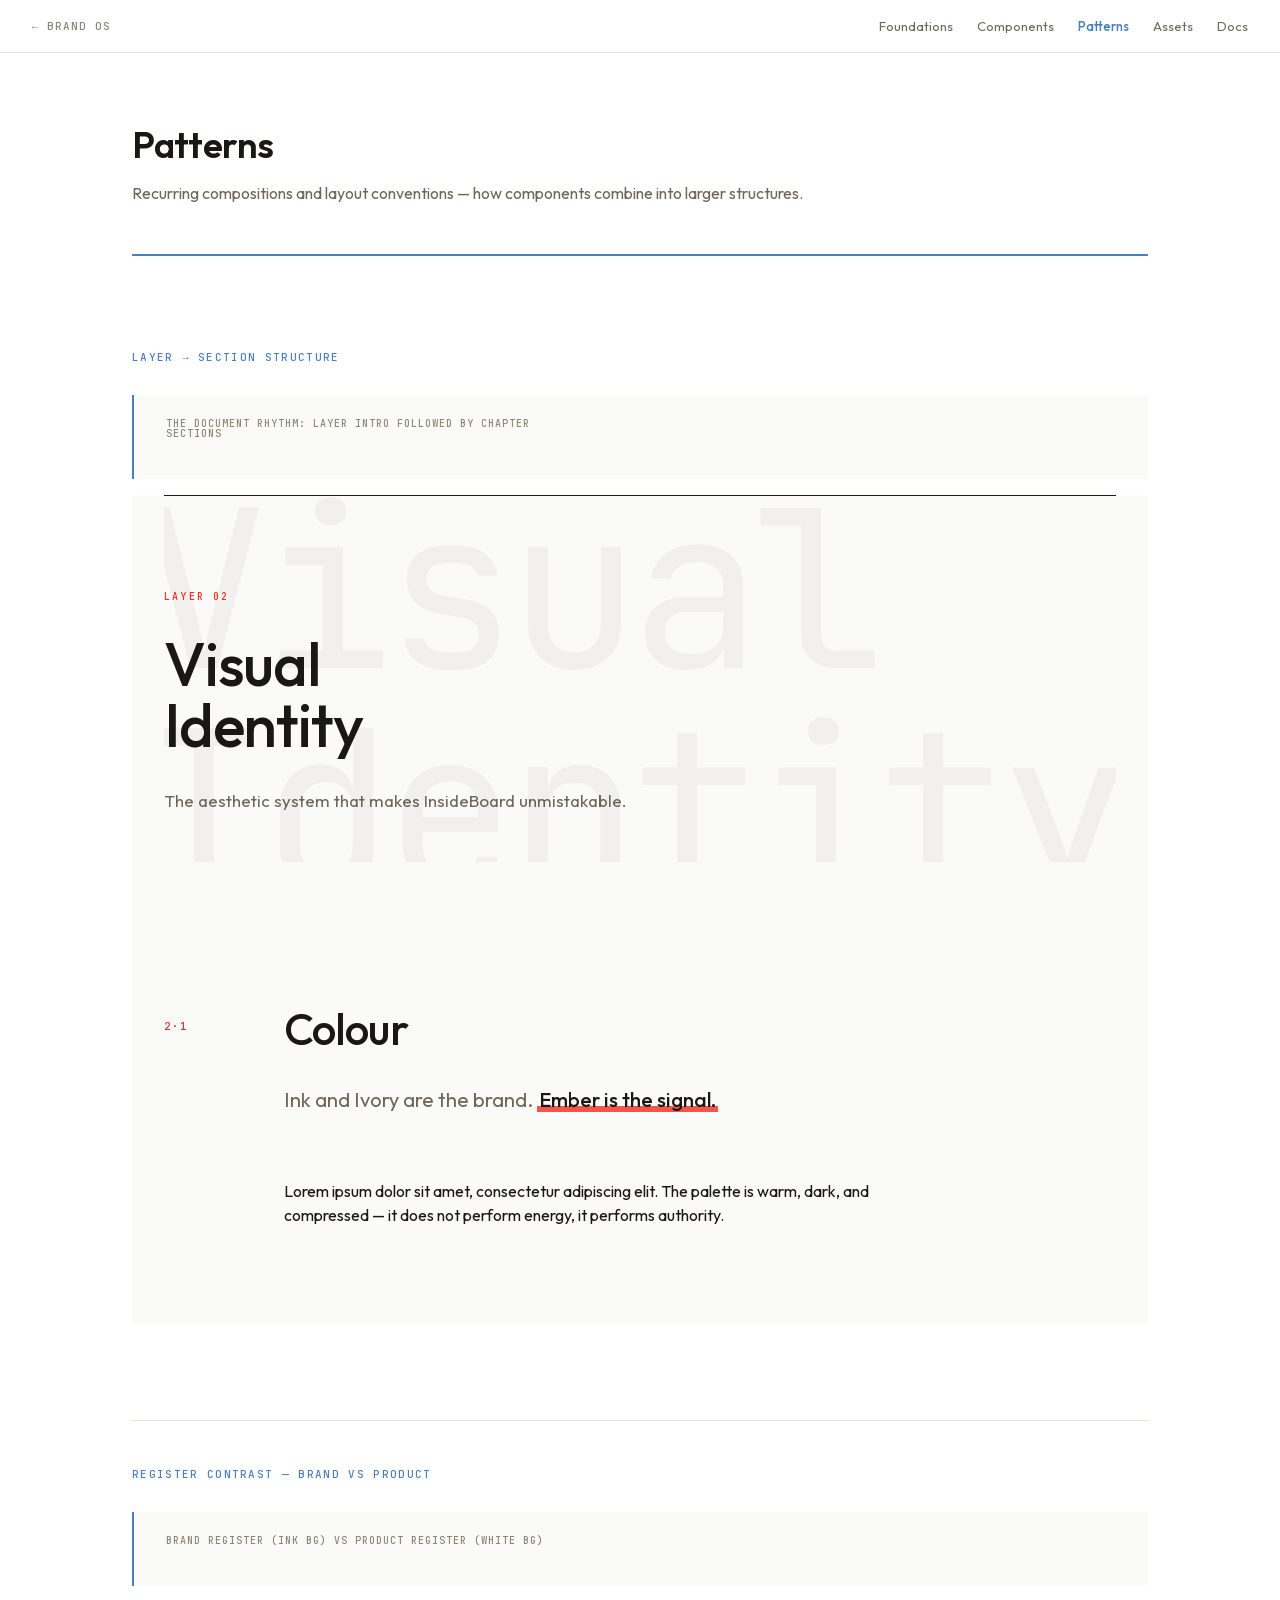
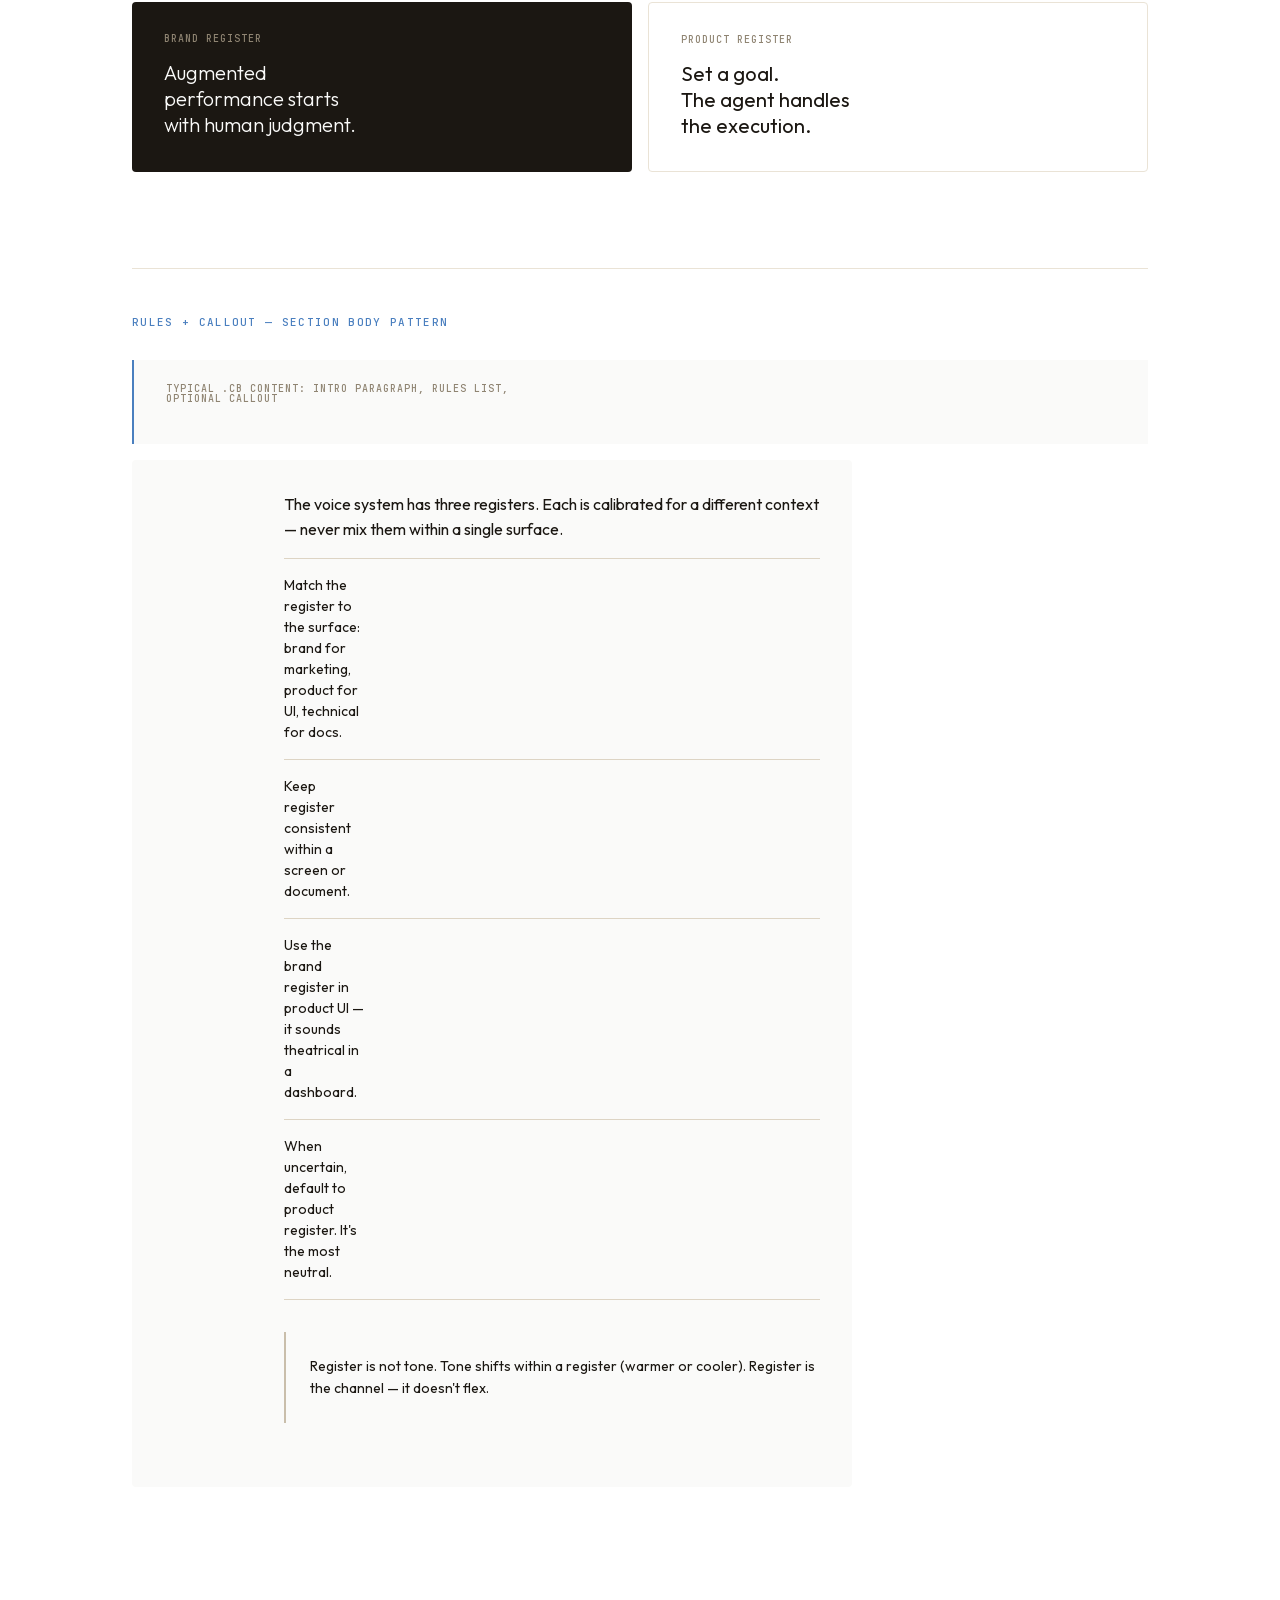
<file: system/patterns.html>
<!doctype html>
<html lang="en">
<head>
  <meta charset="utf-8">
  <meta name="viewport" content="width=device-width,initial-scale=1">
  <title>Patterns — InsideBoard Design System</title>
  <link rel="stylesheet" href="../brandOS-tokens.css">
  <link rel="stylesheet" href="../brandOS-components.css">
</head>
<body class="sys">

  <nav class="sys-nav">
    <a href="../index.html" class="sys-home">← Brand OS</a>
    <div class="sys-links">
      <a href="foundations.html">Foundations</a>
      <a href="components.html">Components</a>
      <a href="patterns.html" aria-current="page">Patterns</a>
      <a href="assets.html">Assets</a>
      <a href="docs.html">Docs</a>
    </div>
  </nav>

  <main class="sys-main">

    <header class="sys-header">
      <h1>Patterns</h1>
      <p>Recurring compositions and layout conventions — how components combine into larger structures.</p>
    </header>

    <!-- LAYER → SECTION PATTERN -->
    <section class="sys-section">
      <p class="sys-section-title">Layer → section structure</p>
      <div class="spec-card">
        <p class="spec-label">The document rhythm: layer intro followed by chapter sections</p>
      </div>
      <div style="background:var(--ivory);border-radius:4px 4px 0 0;overflow:hidden;padding:0 var(--s5)">
        <div class="layer-intro" style="position:relative;opacity:1;transform:none;margin-top:0">
          <span class="li-label">Layer 02</span>
          <h2 class="li-name">Visual<br>Identity</h2>
          <p class="li-desc">The aesthetic system that makes InsideBoard unmistakable.</p>
          <div class="li-ghost" aria-hidden="true">Visual<br>Identity</div>
        </div>
      </div>
      <div style="background:var(--ivory);border-radius:0 0 4px 4px;padding:var(--s5)">
        <section class="chapter ch-reveal revealed" style="max-width:720px">
          <div class="ch">
            <div class="cn">2·1</div>
            <div>
              <h2>Colour</h2>
              <p class="pr">Ink and Ivory are the brand. <em>Ember is the signal.</em></p>
            </div>
          </div>
          <div class="cb">
            <p>Lorem ipsum dolor sit amet, consectetur adipiscing elit. The palette is warm, dark, and compressed — it does not perform energy, it performs authority.</p>
          </div>
        </section>
      </div>
    </section>

    <!-- REGISTER CONTRAST PATTERN -->
    <section class="sys-section">
      <p class="sys-section-title">Register contrast — brand vs product</p>
      <div class="spec-card">
        <p class="spec-label">Brand register (Ink bg) vs product register (white bg)</p>
      </div>
      <div style="display:grid;grid-template-columns:1fr 1fr;gap:var(--s3)">
        <div style="background:var(--ink);padding:var(--s5);border-radius:4px">
          <p style="font:500 10px/1 var(--mono);letter-spacing:.1em;text-transform:uppercase;color:var(--gray-500);margin:0 0 var(--s3)">Brand register</p>
          <p style="color:var(--ivory);font-size:20px;font-weight:300;line-height:1.3;margin:0">Augmented<br>performance starts<br>with human judgment.</p>
        </div>
        <div style="background:var(--white);padding:var(--s5);border-radius:4px;border:1px solid var(--gray-100)">
          <p style="font:500 10px/1 var(--mono);letter-spacing:.1em;text-transform:uppercase;color:var(--gray-500);margin:0 0 var(--s3)">Product register</p>
          <p style="color:var(--ink);font-size:20px;font-weight:400;line-height:1.3;margin:0">Set a goal.<br>The agent handles<br>the execution.</p>
        </div>
      </div>
    </section>

    <!-- RULES + CALLOUT PATTERN -->
    <section class="sys-section">
      <p class="sys-section-title">Rules + callout — section body pattern</p>
      <div class="spec-card">
        <p class="spec-label">Typical .cb content: intro paragraph, rules list, optional callout</p>
      </div>
      <div style="background:var(--ivory);border-radius:4px;padding:var(--s5);max-width:720px">
        <div class="cb">
          <p>The voice system has three registers. Each is calibrated for a different context — never mix them within a single surface.</p>
          <ul class="rules">
            <li class="do">Match the register to the surface: brand for marketing, product for UI, technical for docs.</li>
            <li class="do">Keep register consistent within a screen or document.</li>
            <li class="dont">Use the brand register in product UI — it sounds theatrical in a dashboard.</li>
            <li class="note">When uncertain, default to product register. It's the most neutral.</li>
          </ul>
          <div class="callout">
            Register is not tone. Tone shifts within a register (warmer or cooler). Register is the channel — it doesn't flex.
          </div>
        </div>
      </div>
    </section>

  </main>
</body>
</html>
</file>
<file: brandOS-tokens.css>
/* ==========================================================================
   INSIDEBOARD AI — BRAND TOKENS
   GENERATED FILE — do not edit by hand.
   Source:    tokens.json  (W3C Design Tokens Community Group format)
   Generator: scripts/build-tokens.js
   To change a value, edit tokens.json and re-run `node scripts/build-tokens.js`.
   See ADR-002 for the rationale.
   ========================================================================== */

/* --- SELF-HOSTED FONTS --- */
@font-face {
  font-family: 'Outfit';
  font-style: normal;
  font-weight: 300 600;
  font-display: swap;
  src: url('assets/fonts/outfit-latin-ext.woff2') format('woff2');
  unicode-range: U+0100-02BA, U+02BD-02C5, U+02C7-02CC, U+02CE-02D7, U+02DD-02FF, U+0304, U+0308, U+0329, U+1D00-1DBF, U+1E00-1E9F, U+1EF2-1EFF, U+2020, U+20A0-20AB, U+20AD-20C0, U+2113, U+2C60-2C7F, U+A720-A7FF;
}
@font-face {
  font-family: 'Outfit';
  font-style: normal;
  font-weight: 300 600;
  font-display: swap;
  src: url('assets/fonts/outfit-latin.woff2') format('woff2');
  unicode-range: U+0000-00FF, U+0131, U+0152-0153, U+02BB-02BC, U+02C6, U+02DA, U+02DC, U+0304, U+0308, U+0329, U+2000-206F, U+20AC, U+2122, U+2191, U+2193, U+2212, U+2215, U+FEFF, U+FFFD;
}
@font-face {
  font-family: 'JetBrains Mono';
  font-style: normal;
  font-weight: 400 500;
  font-display: swap;
  src: url('assets/fonts/jetbrains-mono-latin-ext.woff2') format('woff2');
  unicode-range: U+0100-02BA, U+02BD-02C5, U+02C7-02CC, U+02CE-02D7, U+02DD-02FF, U+0304, U+0308, U+0329, U+1D00-1DBF, U+1E00-1E9F, U+1EF2-1EFF, U+2020, U+20A0-20AB, U+20AD-20C0, U+2113, U+2C60-2C7F, U+A720-A7FF;
}
@font-face {
  font-family: 'JetBrains Mono';
  font-style: normal;
  font-weight: 400 500;
  font-display: swap;
  src: url('assets/fonts/jetbrains-mono-latin.woff2') format('woff2');
  unicode-range: U+0000-00FF, U+0131, U+0152-0153, U+02BB-02BC, U+02C6, U+02DA, U+02DC, U+0304, U+0308, U+0329, U+2000-206F, U+20AC, U+2122, U+2191, U+2193, U+2212, U+2215, U+FEFF, U+FFFD;
}

:root {
  /* --- PRIMARY PALETTE --- */
  --white: #FFFFFF;
  --ivory: #FAFAF9;
  --gray-50: #F4EFE6;
  --stone: #EAE6DF;
  --ink: #1B1712;
  --ember: #EE2E20;

  /* --- WARM GRAY SCALE — 11 steps --- */
  --gray-100: #EAE3D6;
  --gray-200: #DDD4C4;
  --gray-300: #C9BEAB;
  --gray-400: #AFA38E;
  --gray-500: #8F8472;
  --gray-600: #6F6656;
  --gray-700: #4F483C;
  --gray-800: #332E26;
  --gray-900: #1B1712;
  --gray-950: #0D0B08;

  /* --- IRON AGENTS — reserved, do not use outside agent contexts --- */
  --fn-coral: #F08B73;
  --fn-blue: #7DA8E8;
  --fn-sage: #B8D29C;
  --fn-lavender: #B79BE8;

  /* --- GENERAL FUNCTIONAL PALETTE --- */
  --fn-red: #C94040;
  --fn-brick: #D4725A;
  --fn-amber: #C8882A;
  --fn-ochre: #B8963E;
  --fn-moss: #6B8F5A;
  --fn-pine: #3D7A62;
  --fn-teal: #2E7A82;
  --fn-steel: #4A7FBF;
  --fn-slate: #4A5F8A;
  --fn-plum: #7A5A8F;
  --fn-mauve: #9E6B82;
  --fn-brown: #7A4F35;

  /* --- SEMANTIC TOKENS --- */
  --bg-canvas: var(--ivory);
  --bg-paper: var(--white);
  --bg-surface: var(--stone);
  --text-primary: var(--ink);
  --text-primary-inverse: var(--ivory);
  --text-muted: rgba(250, 250, 249, 0.55);
  --text-on-color: var(--ivory);

  /* --- SPACING SCALE --- */
  --s1: 4px;
  --s2: 8px;
  --s3: 16px;
  --s4: 24px;
  --s5: 32px;
  --s6: 48px;
  --s7: 64px;
  --s8: 96px;
  --s9: 128px;

  /* --- TYPOGRAPHY --- */
  --sans: "Outfit", "Helvetica Neue", "Arial", sans-serif;
  --mono: "JetBrains Mono", ui-monospace, monospace;

  /* --- DENSITY --- */
  --density: 1;

  /* --- COMPONENT TOKENS --- */
  --nav-bg: var(--white);
  --nav-border: var(--gray-200);
  --nav-accent: var(--ember);
  --hero-accent: var(--ember);
  --hero-lede: var(--gray-600);
  --hero-border: var(--gray-200);
  --chapter-accent: var(--ember);
  --chapter-principle: var(--gray-600);
  --callout-border: var(--gray-300);
  --callout-border-warn: var(--ember);
  --formula-bg: var(--ink);
  --formula-text: var(--text-primary-inverse);
}

[data-density="comfortable"] { --density: 1.15; }
[data-density="compact"]     { --density: 0.85; }

/* --- BASE RESET --- */
*, *::before, *::after { box-sizing: border-box; }
html, body { margin: 0; padding: 0; overflow-x: hidden; }
body {
  font-family: var(--sans);
  font-size: 16px;
  font-weight: 400;
  line-height: 1.55;
  color: var(--ink);
  background: rgba(250,250,249,.5);
  -webkit-font-smoothing: antialiased;
}
a { color: inherit; }
button { font: inherit; cursor: pointer; border: 0; background: none; color: inherit; }
</file>
<file: brandOS-components.css>
/* ==========================================================================
   INSIDEBOARD AI — BRAND COMPONENTS
   All component styles, layout, navigation, and responsive rules.
   Depends on brand-tokens.css being loaded first.
   Do not add token/variable definitions here — those live in brand-tokens.css
   ========================================================================== */

/* ANIMATIONS — load + scroll reveal
   Document materializes: opacity only on hero, subtle slide on nav.
   The brand is always present; it doesn't need to arrive.
   Respects prefers-reduced-motion. */
@keyframes appear {
  from { opacity: 0; }
  to   { opacity: 1; }
}
@keyframes nav-arrive {
  from { opacity: 0; transform: translateX(-16px); }
  to   { opacity: 1; transform: translateX(0); }
}
@keyframes dot-pulse {
  0%   { box-shadow: 0 0 0 0   color-mix(in srgb, var(--ember) 50%, transparent); }
  60%  { box-shadow: 0 0 0 9px color-mix(in srgb, var(--ember)  0%, transparent); }
  100% { box-shadow: 0 0 0 0   color-mix(in srgb, var(--ember)  0%, transparent); }
}

nav.side          { animation: nav-arrive 600ms cubic-bezier(.2,0,0,1) 0ms both; }
.hero .eyebrow    { animation: appear  900ms ease-in-out    0ms both; }
.hero h1          { animation: appear 1100ms ease-in-out  160ms both; }
.hero .lede       { animation: appear 1000ms ease-in-out  400ms both; }
.hero .hero-lower { animation: appear  900ms ease-in-out  660ms both; }
.hero .dot        { animation: dot-pulse 1100ms cubic-bezier(.2,0,0,1) 1400ms both; }

/* Scroll reveals — opacity + small translateY */
.ldiv-reveal {
  opacity: 0;
  transform: translateY(24px);
  transition: opacity 700ms cubic-bezier(.2,0,0,1),
              transform 700ms cubic-bezier(.2,0,0,1);
}
.ch-reveal {
  opacity: 0;
  transform: translateY(12px);
  transition: opacity 520ms cubic-bezier(.2,0,0,1),
              transform 520ms cubic-bezier(.2,0,0,1);
}
.ldiv-reveal.revealed,
.ch-reveal.revealed {
  opacity: 1;
  transform: translateY(0);
}

@media (prefers-reduced-motion: reduce) {
  nav.side, .hero .eyebrow, .hero h1, .hero .lede, .hero .hero-lower, .hero .dot { animation: none; }
  .ldiv-reveal, .ch-reveal { opacity: 1; transform: none; transition: none; }
}

/* LAYOUT */
.shell { display: block; margin-left: 272px; min-height: 100vh; }
.shell > * { min-width: 0; }
@media(max-width:960px) { .shell { margin-left: 0; } }

/* NAV — redesigned system
   Flat structure: nav.side > .brand (text) > .ng (group) > a.ngl-link (layer link with spans) > ol (sections) > .nav-footer (mark) */
nav.side {
  position: fixed; top: 0; left: 0;
  width: 272px; height: 100vh;
  padding: var(--s7) var(--s5) var(--s6);
  border-right: 1px solid var(--gray-200);
  overflow-y: auto;
  background: var(--white);
  z-index: 10;
  display: flex; flex-direction: column;
}

/* Brand text header — replaces logo image */
nav.side .brand { display: block; margin-bottom: var(--s5); }
.nav-brand-name {
  display: block;
  font: 500 16px/1 var(--sans);
  color: var(--ink);
  letter-spacing: -.01em;
  margin-bottom: var(--s2);
}
.nav-brand-sub {
  display: block;
  font: 500 34px/1 var(--sans);
  color: var(--ember);
  letter-spacing: -.025em;
}

/* Group container */
.ng { margin-bottom: var(--s5); padding-bottom: var(--s2); }

/* Layer header — direct anchor, three spans */
a.ngl-link {
  display: flex;
  align-items: baseline;
  gap: var(--s2);
  text-decoration: none;
  padding: var(--s2) 0 var(--s3);
  border-bottom: 1px solid var(--gray-200);
  margin-bottom: var(--s2);
  position: relative;
  transition: border-bottom-color 240ms cubic-bezier(.2,0,0,1);
}
.ng-num  { font: 500 11px/1 var(--mono); letter-spacing: .12em; color: var(--gray-400); flex-shrink: 0; transition: color 200ms cubic-bezier(.2,0,0,1); }
.ng-sep  { font: 500 10px/1 var(--mono); color: var(--gray-300); transition: color 200ms cubic-bezier(.2,0,0,1); }
.ng-name { font: 500 14px/1.3 var(--sans); letter-spacing: -.005em; color: var(--gray-700); transition: color 200ms cubic-bezier(.2,0,0,1); }

a.ngl-link:hover .ng-num  { color: var(--gray-600); }
a.ngl-link:hover .ng-sep  { color: var(--gray-500); }
a.ngl-link:hover .ng-name { color: var(--ink); }
a.ngl-link:hover          { border-bottom-color: var(--gray-400); }

a.ngl-link.active           { border-bottom-color: var(--ember); }
a.ngl-link.active .ng-num   { color: var(--ember); }
a.ngl-link.active .ng-sep   { color: var(--ember); opacity: .5; }
a.ngl-link.active .ng-name  { color: var(--ink); }

/* Active group indicator — left ember bar on the whole .ng */
.ng:has(a.ngl-link.active) {
  border-left: 2px solid var(--ember);
  padding-left: var(--s2);
  margin-left: -10px;
}

/* Section links */
nav.side ol { list-style: none; padding: 0; margin: 0; counter-reset: s; }
nav.side ol li { counter-increment: s; margin-bottom: 2px; }
nav.side ol a {
  display: flex; gap: var(--s2); align-items: baseline;
  text-decoration: none;
  color: var(--gray-400);
  font-size: 13px; line-height: 1.3;
  padding: 6px 0;
  transition: color 200ms cubic-bezier(.2,0,0,1), padding-left 200ms cubic-bezier(.2,0,0,1);
}
nav.side ol a::before {
  content: counter(s, decimal-leading-zero);
  font: 500 11px/1 var(--mono);
  color: var(--gray-300);
  min-width: 20px;
  transition: color 200ms cubic-bezier(.2,0,0,1);
}
nav.side ol a:hover         { color: var(--gray-700); }
nav.side ol a:hover::before { color: var(--gray-400); }
nav.side ol a.active        { color: var(--ink); padding-left: 10px; box-shadow: inset 2px 0 0 var(--ember); }
nav.side ol a.active::before{ color: var(--ember); }

nav.side ol li.disabled a         { pointer-events: none; cursor: default; color: var(--gray-400); }
nav.side ol li.disabled a::before { color: var(--gray-300); }

/* Nav footer — small mark at bottom */
.nav-footer { margin-top: auto; padding-top: var(--s5); }
.nav-mark   { width: auto; height: 32px; display: block; opacity: .4; }

/* MAIN */
main.doc{padding:var(--s8) var(--s8) var(--s9);max-width:1000px;}
@media(max-width:960px){main.doc{padding:var(--s6) var(--s5);}}

/* HERO */
.hero { padding-bottom: var(--s9); border-bottom: 0; margin-bottom: var(--s8); }
.hero .eyebrow {
  font-family: var(--mono);
  font-size: 10px;
  letter-spacing: .22em;
  text-transform: uppercase;
  color: var(--gray-400);
  margin-bottom: var(--s7);
  display: flex; gap: var(--s4); align-items: center; flex-wrap: wrap;
}
.dot { width: 6px; height: 6px; background: var(--ember); border-radius: 50%; display: inline-block; }
.hero h1 { font-size: 88px; font-weight: 500; line-height: 1.01; letter-spacing: -.025em; margin: 0 0 var(--s7); }
.hero .lede { font-size: 21px; line-height: 1.5; max-width: 54ch; color: var(--gray-600); font-weight: 400; }

/* Lower block: badges + metadata in split layout */
.hero .hero-lower {
  margin-top: var(--s7);
  padding-top: var(--s6);
  border-top: 1px solid var(--gray-200);
  display: grid;
  grid-template-columns: 1fr auto;
  gap: var(--s7);
  align-items: start;
}
.hero .lbadges { margin-top: 0; }
.hero .mg {
  margin-top: 0;
  display: flex; flex-direction: column; gap: var(--s4);
  font-family: var(--mono); font-size: 10px;
  text-align: right;
  min-width: 160px;
  padding-left: var(--s6);
  border-left: 0;
}
.hero .mg div b {
  color: var(--gray-400);
  font-weight: 500;
  display: block;
  margin-bottom: 3px;
  letter-spacing: .12em;
  text-transform: uppercase;
  font-size: 9px;
}
.hero .mg div span { font-family: var(--sans); color: var(--ink); font-weight: 500; font-size: 11px; }
.lbadges { display: inline-flex; gap: var(--s3); flex-wrap: wrap; margin-top: var(--s6); }
.lb{font:500 10px/1 var(--mono);letter-spacing:.12em;text-transform:uppercase;padding:6px 12px;border:1px solid var(--gray-300);color:var(--gray-600);transition:background 120ms cubic-bezier(.2,0,0,1),color 120ms cubic-bezier(.2,0,0,1),border-color 120ms cubic-bezier(.2,0,0,1);}
.lb.on{background:var(--ink);color:var(--ivory);border-color:var(--ink);}
a.lb{text-decoration:none;cursor:pointer;}
a.lb:not(.on):not(.wip):hover{background:var(--stone);color:var(--ink);border-color:var(--gray-400);}
a.lb.wip:hover{background:transparent;color:var(--ember);border-color:var(--ember);}
a.lb.on:hover{background:var(--ember);border-color:var(--ember);}

/* LAYER INTRO — structural moment between layers
   Pattern: ember mono label + big sans-serif name + editorial description + ghost number */
.layer-intro {
  position: relative;
  overflow: hidden;
  padding: var(--s8) 0 var(--s6);
  margin-top: var(--s7);
  margin-bottom: var(--s6);
  border-top: 1px solid var(--ink);
  scroll-margin-top: var(--s5);
}
.li-label {
  display: block;
  font: 500 10px/1 var(--mono);
  letter-spacing: .22em;
  text-transform: uppercase;
  color: var(--ember);
  margin-bottom: var(--s5);
}
.li-name {
  font: 500 60px/1.02 var(--sans);
  color: var(--ink);
  letter-spacing: -.02em;
  margin: 0 0 var(--s5);
}
.li-desc {
  font-size: 17px;
  line-height: 1.55;
  color: var(--gray-600);
  max-width: 52ch;
  margin: 0;
  font-weight: 400;
}
/* Ghost number — atmosphere, parallaxed via JS (--ghost-y) */
.li-ghost {
  position: absolute;
  right: -8px; top: 50%;
  transform: translateY(calc(-50% + var(--ghost-y, 20px)));
  font: 400 220px/1 var(--mono);
  letter-spacing: -.04em;
  color: var(--ink);
  opacity: .04;
  pointer-events: none;
  user-select: none;
  will-change: transform;
  transition: transform 80ms linear;
}

/* CHAPTER */
section.chapter { padding: var(--s7) 0; border-bottom: 0; scroll-margin-top: var(--s5); }
section.chapter:last-child { padding-bottom: var(--s6); }
.ch { display: grid; grid-template-columns: 72px 1fr; gap: var(--s6); margin-bottom: var(--s7); align-items: start; }
.cn { font: 500 11px/1 var(--mono); color: var(--ember); letter-spacing: .08em; padding-top: 15px; }
.ch h2 { font-size: 44px; font-weight: 500; letter-spacing: -.02em; line-height: 1.05; margin: 0 0 var(--s5); }
.ch .pr { font-size: 20px; line-height: 1.5; color: var(--gray-600); max-width: 58ch; font-weight: 400; margin: 0; }
/* HIGHLIGHT SYSTEM — Ember 80% underline. Used on em inside .pr (chapter principles).
   Rule: highlight signals importance without overpowering the reading line.
   Opacity: 80% — below this the signal is lost, above it competes with Ember signal uses. */
.ch .pr em { font-style: normal; color: var(--ink); font-weight: 500; background: linear-gradient(180deg, transparent 75%, rgba(238,46,32,.80) 75%); padding: 0 2px; }
.cb { padding-left: calc(72px + var(--s6)); }
@media(max-width:720px){ .ch { grid-template-columns: 1fr; } .cb { padding-left: 0; } }
h3.sub { font-size: 22px; font-weight: 500; letter-spacing: -.005em; margin: var(--s7) 0 var(--s4); }
h3.sub:first-child { margin-top: 0; }
h4.mi { font-family: var(--mono); font-size: 11px; letter-spacing: .1em; text-transform: uppercase; color: var(--gray-500); margin: var(--s5) 0 var(--s3); font-weight: 400; }
p { margin: 0 0 var(--s3); max-width: 66ch; }

/* RULES */
ul.rules { list-style: none; padding: 0; margin: var(--s3) 0 var(--s5); border-top: 1px solid var(--gray-200); }
ul.rules li { border-bottom: 1px solid var(--gray-200); padding: var(--s3) 0; display: grid; grid-template-columns: 80px 1fr; gap: var(--s4); font-size: 14px; line-height: 1.5; align-items: baseline; }
ul.rules li b { font: 500 10px/1 var(--mono); letter-spacing: .12em; text-transform: uppercase; }
ul.rules li.do b   { color: #2F7A4F; }
ul.rules li.dont b { color: var(--ember); }
ul.rules li.note b { color: var(--gray-500); }

/* CALLOUT — stripped back, left border only */
.callout {
  background: transparent;
  padding: var(--s4) 0 var(--s4) var(--s4);
  border-left: 2px solid var(--gray-300);
  margin: var(--s5) 0;
  font-size: 14px;
  max-width: 66ch;
}
.callout b {
  display: block;
  font: 500 10px/1 var(--mono);
  text-transform: uppercase;
  letter-spacing: .1em;
  color: var(--gray-500);
  margin-bottom: 4px;
}
.callout.warn   { border-left-color: var(--ember); background: transparent; }
.callout.warn b { color: var(--ember); }

/* ACCESS LIST — minimal list with mono right-aligned access label
   Use: audience access matrices, role permissions, simple two-column key/value lists. */
.access-list { list-style: none; padding: 0; margin: var(--s5) 0 var(--s6); }
.access-list li {
  display: flex; align-items: baseline; justify-content: space-between;
  gap: var(--s5);
  padding: var(--s3) 0;
  border-bottom: 1px solid var(--gray-200);
  font-size: 14px;
}
.access-list li:first-child { border-top: 1px solid var(--gray-200); }
.access-list li span { font-family: var(--sans); color: var(--ink); font-weight: 500; }
.access-list li em {
  font-style: normal;
  font: 500 11px/1 var(--mono);
  color: var(--gray-500);
  letter-spacing: .06em;
  white-space: nowrap;
  flex-shrink: 0;
}

/* LAYER MAP — three-column matrix (number, title, status)
   Use: document-level summaries, multi-row status tables. */
.layer-map { display: flex; flex-direction: column; margin: var(--s5) 0 var(--s6); border-top: 1px solid var(--gray-200); }
.lm-row    { display: grid; grid-template-columns: 28px 1fr auto; gap: var(--s4); padding: var(--s3) 0; border-bottom: 1px solid var(--gray-200); align-items: baseline; }
.lm-n      { font: 500 10px/1 var(--mono); color: var(--gray-400); letter-spacing: .08em; }
.lm-t      { font-family: var(--sans); font-size: 14px; color: var(--ink); }
.lm-s      { font: 500 11px/1 var(--mono); }
.lm-s.ok   { color: var(--ember); }
.lm-s.wip  { color: var(--gray-500); }

/* FORMULA */
.fd{background:var(--ink);color:var(--ivory);padding:var(--s7);margin:var(--s5) 0;max-width:66ch;}
.fd .flab{font:500 10px/1 var(--mono);letter-spacing:.12em;text-transform:uppercase;color:var(--text-muted);margin-bottom:var(--s4);}
.fd .ftxt{font-size:28px;font-weight:500;line-height:1.2;letter-spacing:-.01em;}
.fd .ftxt em{font-style:normal;color:var(--ember);}
.fd.light{background:var(--ivory);color:var(--ink);}
.fd.light .flab{color:var(--gray-500);}

/* POSTURE CARD */
.pc{background:var(--ink);color:var(--ivory);padding:var(--s8) var(--s7);margin:var(--s5) 0;}
.pc .pcl{font:500 10px/1 var(--mono);letter-spacing:.14em;text-transform:uppercase;color:var(--text-muted);margin-bottom:var(--s5);}
.pc .pct{font-size:56px;font-weight:500;line-height:1.05;letter-spacing:-.02em;}
.pc .pcr{margin-top:var(--s5);font-size:13px;color:var(--text-muted);font-family:var(--mono);}

/* VERBAL TABLE */
.vtbl{border:1px solid var(--gray-200);margin:var(--s5) 0;overflow:hidden;font-size:14px;}
.vrow{display:grid;grid-template-columns:120px 1fr 1fr;border-bottom:1px solid var(--gray-200);}
.vrow:last-child{border-bottom:0;}
.vrow.hd{background:var(--stone);font:500 10px/1 var(--mono);text-transform:uppercase;letter-spacing:.08em;color:var(--gray-700);}
.vc{padding:var(--s4);border-right:1px solid var(--gray-200);}
.vc:last-child{border-right:0;}
.vrow.hd .vc{padding:var(--s3) var(--s4);}
.vlv{font:500 11px/1 var(--mono);text-transform:uppercase;letter-spacing:.1em;color:var(--ember);display:block;margin-bottom:4px;}

/* AUDIENCE CARDS */
.agrid{display:grid;grid-template-columns:1fr 1fr;gap:var(--s4);margin:var(--s5) 0;}
.acard{background:var(--ink);color:var(--ivory);padding:var(--s6) var(--s7);border-left:3px solid var(--ember);font-family:var(--mono);font-size:12px;line-height:1.7;}
.acard .ar{font:500 10px/1 var(--mono);letter-spacing:.14em;text-transform:uppercase;color:var(--ember);margin-bottom:var(--s4);display:block;}
.acard .at{font:500 16px/1.2 var(--sans);color:var(--ivory);margin-bottom:4px;font-family:var(--sans);letter-spacing:-.01em;}
.acard .as{font:400 10px/1 var(--mono);letter-spacing:.08em;color:rgba(250,250,249,.5);margin-bottom:var(--s4);display:block;}
.acard .adiv{border-top:1px solid rgba(250,250,249,.12);margin:var(--s3) 0;}
.acard .abody{font:400 13px/1.6 var(--sans);color:rgba(250,250,249,.75);margin-bottom:var(--s3);}
.acard .ak{font:400 13px/1.55 var(--sans);color:rgba(250,250,249,.85);font-style:italic;border-left:none;background:none;padding:0;margin-top:0;}
.acard .am{margin-top:var(--s3);font:500 10px/1 var(--mono);letter-spacing:.1em;text-transform:uppercase;color:rgba(250,250,249,.4);}
.acard .am em{font-style:normal;color:var(--ember);}
@media(max-width:720px){.agrid{grid-template-columns:1fr;}}

/* COPY EXAMPLES */
.cpex{margin:var(--s5) 0;border-top:1px solid var(--gray-200);}
.ce{border-bottom:1px solid var(--gray-200);padding:var(--s4) 0;display:grid;grid-template-columns:80px 1fr;gap:var(--s4);align-items:baseline;}
.cen{font:500 10px/1 var(--mono);letter-spacing:.1em;text-transform:uppercase;color:var(--gray-400);}
.ceq{font-size:17px;font-weight:400;line-height:1.45;font-style:italic;color:var(--ink);}

/* REG EXAMPLE */
.rex{background:var(--white);border:1px solid var(--gray-200);padding:var(--s5);margin:var(--s3) 0;max-width:66ch;}
.rex .rl{font:500 10px/1 var(--mono);letter-spacing:.1em;text-transform:uppercase;color:var(--gray-500);margin-bottom:var(--s3);}
.rex p{font-size:15px;line-height:1.5;margin:0;font-style:italic;}

/* REF CARD */
.refc{font-family:var(--mono);font-size:12px;line-height:1.7;background:var(--ink);color:var(--ivory);padding:var(--s6) var(--s7);margin:var(--s5) 0;border-left:3px solid var(--ember);}
.refc .rcs{margin-bottom:var(--s4);}
.refc .rck{color:var(--ember);font-weight:500;display:block;margin-bottom:2px;}
.refc .rcv{color:var(--text-primary-inverse);opacity:.85;}
.refc .rcd{border-top:1px solid rgba(244,239,230,.15);margin:var(--s4) 0;}

/* LOOP */
.loop{display:flex;align-items:center;gap:var(--s3);flex-wrap:wrap;margin:var(--s5) 0;padding:var(--s6);background:var(--white);border:1px solid var(--gray-200);}
.lst{font:500 13px/1 var(--sans);padding:var(--s3) var(--s4);background:var(--ink);color:var(--ivory);white-space:nowrap;}
.lar{color:var(--ember);font-weight:500;font-size:16px;}

/* DIFF TABLE */
.dtbl{border:1px solid var(--gray-200);margin:var(--s5) 0;font-size:13px;overflow:hidden;}
.drow{display:grid;grid-template-columns:1fr 1fr 1fr;border-bottom:1px solid var(--gray-200);}
.drow:last-child{border-bottom:0;}
.drow.hd{background:var(--stone);font:500 10px/1 var(--mono);text-transform:uppercase;letter-spacing:.08em;}
.dc{padding:var(--s3) var(--s4);border-right:1px solid var(--gray-200);line-height:1.5;}
.dc:last-child{border-right:0;}
.dc.vs{color:var(--gray-600);}
.dc.ib{color:var(--ink);font-weight:500;}

/* ANTI TABLE */
.atbl{border:1px solid var(--gray-200);margin:var(--s5) 0;font-size:13px;overflow:hidden;}
.arow{display:grid;grid-template-columns:1.2fr 1.5fr 1.5fr;border-bottom:1px solid var(--gray-200);}
.arow:last-child{border-bottom:0;}
.arow.hd{background:var(--stone);font:500 10px/1 var(--mono);text-transform:uppercase;letter-spacing:.08em;}
.ac{padding:var(--s3) var(--s4);border-right:1px solid var(--gray-200);line-height:1.5;}
.ac:last-child{border-right:0;}
.ac .apn{font-weight:500;color:var(--ember);}

/* TRUST */
.tgrid{display:grid;grid-template-columns:1fr 1fr;gap:var(--s5);margin:var(--s4) 0;}
.tcol .tcl{font:500 10px/1 var(--mono);letter-spacing:.1em;text-transform:uppercase;color:var(--gray-500);margin-bottom:var(--s3);}
.tcol .tcli{display:flex;flex-wrap:wrap;gap:var(--s2);}
.chip{font-size:12px;font-weight:500;padding:4px 10px;border:1px solid var(--gray-300);color:var(--ink);}
.chip.dep{border-color:var(--ink);}
.chip.par{border-color:var(--gray-400);color:var(--gray-600);}
@media(max-width:720px){.tgrid{grid-template-columns:1fr;}}

/* TERRITORY */
.tergrid{display:grid;grid-template-columns:1fr 1fr;gap:var(--s4);margin:var(--s5) 0;}
.terc{border:1px solid var(--gray-200);padding:var(--s5);}
.terc .tern{font:500 10px/1 var(--mono);letter-spacing:.12em;text-transform:uppercase;color:var(--ember);margin-bottom:var(--s3);}
.terc h4{font-size:16px;font-weight:500;margin:0 0 var(--s3);}
.terc p{font-size:13px;line-height:1.5;color:var(--gray-700);margin:0;}
@media(max-width:720px){.tergrid{grid-template-columns:1fr;}}

/* IRON */
.ironw{margin:var(--s5) 0;}
.ironh{background:var(--ink);color:var(--ivory);padding:var(--s5) var(--s6);margin-bottom:2px;}
.ironh h4{margin:0 0 var(--s2);font-size:18px;font-weight:500;}
.ironh p{margin:0;font-size:13px;opacity:.7;font-family:var(--mono);}
.ironm{display:grid;grid-template-columns:repeat(4,1fr);gap:2px;}
.im{padding:var(--s4);display:flex;flex-direction:column;justify-content:space-between;min-height:100px;}
.im b{font-size:13px;font-weight:500;}
.im span{font:400 11px/1 var(--mono);opacity:.75;margin-top:var(--s2);display:block;}
.im.k{background:var(--gray-700);color:var(--ivory);}
.im.d{background:var(--gray-700);color:var(--ivory);}
.im.m{background:var(--gray-700);color:var(--ivory);}
.im.c{background:var(--gray-700);color:var(--ivory);}

/* TYPE SPECIMEN */
.tspec{border:1px solid var(--gray-200);background:var(--white);padding:var(--s6);margin:var(--s4) 0;}
.tspec .row{display:grid;grid-template-columns:140px 1fr;gap:var(--s5);padding:var(--s4) 0;border-bottom:1px solid var(--gray-200);align-items:baseline;}
.tspec .row:last-child{border-bottom:0;padding-bottom:0;}
.tspec .row:first-child{padding-top:0;}
.tspec .lbl{font-family:var(--mono);font-size:10px;letter-spacing:.08em;text-transform:uppercase;color:var(--gray-500);}
.tspec .lbl span{display:block;color:var(--gray-700);margin-top:4px;font-size:10px;}
.tspec .disp{font-size:72px;font-weight:500;line-height:1.05;letter-spacing:-.02em;}
.tspec .titl{font-size:48px;font-weight:500;line-height:1.1;letter-spacing:-.01em;}
.tspec .subt{font-size:28px;font-weight:400;line-height:1.3;}
.tspec .body{font-size:16px;font-weight:400;line-height:1.55;}
.tspec .capt{font-size:12px;font-weight:500;letter-spacing:.1em;text-transform:uppercase;color:var(--gray-600);font-family:var(--mono);}

/* SPACING */
.spr{display:grid;grid-template-columns:repeat(9,1fr);gap:var(--s3);margin:var(--s4) 0;align-items:end;}
.spr .st{background:var(--white);border:1px solid var(--gray-200);padding:var(--s3);font-family:var(--mono);font-size:10px;}
.spr .st .bar{background:var(--ink);height:8px;margin-bottom:var(--s2);}
.spr .st b{display:block;font-weight:500;font-size:13px;color:var(--ink);margin-bottom:2px;}
.spr .st span{color:var(--gray-600);}

/* GRID DEMO */
.gdemo{background:var(--white);border:1px solid var(--gray-200);padding:var(--s5);margin:var(--s4) 0;}
.gdemo .cols{display:grid;grid-template-columns:repeat(12,1fr);gap:12px;height:140px;}
.gdemo .cols div{background:repeating-linear-gradient(135deg,rgba(238,46,32,.08),rgba(238,46,32,.08) 4px,transparent 4px,transparent 8px);border:1px dashed rgba(238,46,32,.35);}
.gdemo .cap{font-family:var(--mono);font-size:10px;color:var(--gray-600);margin-top:var(--s3);display:flex;justify-content:space-between;}

/* SWATCHES */
.sw-g{display:grid;gap:var(--s3);margin:var(--s4) 0;}
.sw-g.p5{grid-template-columns:repeat(5,1fr);}
.sw-g.p6{grid-template-columns:repeat(6,1fr);}
@media(max-width:720px){.sw-g.p5{grid-template-columns:repeat(2,1fr);}.sw-g.p6{grid-template-columns:repeat(3,1fr);}}
.sw{display:block;border:1px solid var(--gray-200);overflow:hidden;font-family:var(--mono);font-size:10px;}
.sw .ch{aspect-ratio:1/1;display:flex;align-items:flex-end;padding:var(--s3);color:var(--ivory);}
.sw .mt{padding:var(--s2) var(--s3);background:var(--white);display:flex;flex-direction:column;gap:2px;}
.sw .mt .nm{color:var(--ink);font-weight:500;letter-spacing:.03em;text-transform:uppercase;font-size:10px;}
.sw .mt .hx{color:var(--gray-600);}

/* GRAY BAR */
.gbar{display:grid;grid-template-columns:repeat(11,1fr);border:1px solid var(--gray-200);font-family:var(--mono);font-size:9px;margin:var(--s4) 0;}
.gbar div{aspect-ratio:1/1.4;padding:var(--s2);display:flex;flex-direction:column;justify-content:space-between;color:var(--ink);}
.gbar div.dk{color:var(--ivory);}
.gbar div b{font-weight:500;font-size:10px;}

/* COMBO */
.cm-mx{display:grid;grid-template-columns:repeat(5,1fr);gap:var(--s3);margin:var(--s4) 0;}
.comb{padding:var(--s5);aspect-ratio:1/1;display:flex;flex-direction:column;justify-content:space-between;font-family:var(--mono);font-size:10px;border:1px solid var(--gray-200);}
.comb .cl{letter-spacing:.08em;text-transform:uppercase;opacity:.7;}
.comb .cs{font-family:var(--sans);font-size:22px;line-height:1.1;font-weight:500;letter-spacing:-.01em;max-width:18ch;}
.comb .cr{letter-spacing:.04em;}
@media(max-width:720px){.cm-mx{grid-template-columns:repeat(2,1fr);}}

/* FN USAGE */
.fnu{border:1px solid var(--gray-200);margin:var(--s4) 0;font-size:13px;}
.fnr{display:grid;grid-template-columns:1.2fr .7fr .7fr .7fr 2fr;gap:var(--s3);padding:var(--s3) var(--s4);border-bottom:1px solid var(--gray-200);align-items:center;}
.fnr:last-child{border-bottom:0;}
.fnr.hd{background:var(--stone);font:500 10px/1 var(--mono);text-transform:uppercase;letter-spacing:.08em;color:var(--gray-700);}
.fnr span{display:flex;align-items:center;gap:10px;}
.fnr i{width:14px;height:14px;border-radius:3px;display:inline-block;}
.fnr .yes{color:#2F7A4F;font-weight:500;}
.fnr .no{color:var(--ember);font-weight:500;}
.fnr .sft{color:var(--gray-600);font-weight:500;}
@media(max-width:720px){.fnr{grid-template-columns:1fr;gap:4px;}}

/* TOUCHPOINT CARDS */
.tpgrid{display:grid;grid-template-columns:1fr 1fr;gap:var(--s3);margin:var(--s4) 0;}
.tpcard{border:1px solid var(--gray-200);overflow:hidden;background:var(--white);}
.tphead{display:flex;align-items:center;gap:var(--s3);padding:var(--s3) var(--s4);background:var(--stone);border-bottom:1px solid var(--gray-200);}
.tpdot{width:10px;height:10px;border-radius:50%;flex-shrink:0;}
.tpname{font:500 12px/1 var(--sans);letter-spacing:-.005em;}
.tpreg{font:500 9px/1 var(--mono);letter-spacing:.1em;text-transform:uppercase;color:var(--ember);margin-left:auto;}
.tpbody{padding:var(--s4);}
.tptone{font-size:13px;line-height:1.55;color:var(--ink);margin-bottom:var(--s3);}
.tpmeta{display:flex;justify-content:space-between;flex-wrap:wrap;gap:var(--s2);font:400 10px/1.4 var(--mono);color:var(--gray-500);}
.tpmeta span b{color:var(--gray-700);font-weight:500;display:block;margin-bottom:2px;text-transform:uppercase;letter-spacing:.06em;font-size:9px;}
@media(max-width:720px){.tpgrid{grid-template-columns:1fr;}}

/* IRON DEMO */
.ird{display:grid;grid-template-columns:repeat(4,1fr);gap:var(--s3);margin:var(--s4) 0;}
.irc{aspect-ratio:1/1.1;border-radius:8px;padding:var(--s4);display:flex;align-items:flex-end;color:var(--ivory);}
.irl{font:500 13px/1.2 var(--sans);letter-spacing:-.005em;}
@media(max-width:720px){.ird{grid-template-columns:repeat(2,1fr);}}

/* VIZ */
.vseq{display:grid;grid-template-columns:repeat(6,1fr);gap:2px;margin:var(--s4) 0;}
.vz{aspect-ratio:2/1;display:flex;align-items:flex-end;padding:8px;font:500 10px/1 var(--mono);color:var(--ivory);letter-spacing:.05em;}

/* CHART */
.chmk{border:1px solid var(--gray-200);padding:var(--s5) var(--s5) calc(var(--s5) + 24px);margin:var(--s4) 0;background:var(--white);}
.cmh{display:flex;justify-content:space-between;align-items:flex-start;margin-bottom:var(--s5);flex-wrap:wrap;gap:var(--s3);}
.cmt{font:500 14px/1.2 var(--sans);}
.cml{display:flex;gap:var(--s4);flex-wrap:wrap;font:500 10px/1 var(--mono);text-transform:uppercase;letter-spacing:.08em;color:var(--gray-600);}
.cml span{display:inline-flex;align-items:center;gap:6px;}
.cml i{width:10px;height:10px;display:inline-block;border-radius:2px;}
.cmb{display:grid;grid-template-columns:repeat(6,1fr);gap:var(--s4);height:220px;align-items:end;border-bottom:1px solid var(--gray-600);}
.cmc{display:flex;flex-direction:column;align-items:center;gap:var(--s2);height:100%;justify-content:flex-end;position:relative;}
.cmbar{width:70%;min-height:4px;}
.cmc span{font:500 10px/1 var(--mono);text-transform:uppercase;letter-spacing:.08em;color:var(--gray-600);position:absolute;bottom:-18px;}

/* TABLE */
.tdemo{border:1px solid var(--gray-200);margin:var(--s4) 0;overflow:hidden;}
.tdemo table{width:100%;border-collapse:collapse;font-size:13px;}
.tdemo th{text-align:left;background:var(--stone);padding:var(--s3) var(--s4);font:500 10px/1 var(--mono);text-transform:uppercase;letter-spacing:.08em;color:var(--gray-700);border-bottom:1px solid var(--gray-600);}
.tdemo td{padding:var(--s3) var(--s4);border-bottom:1px solid var(--gray-200);font-variant-numeric:tabular-nums;}
.tdemo td:nth-child(n+2),.tdemo th:nth-child(n+2){text-align:right;}
.tdemo tr:last-child td{border-bottom:0;}
.tdemo .dot2{width:10px;height:10px;display:inline-block;border-radius:50%;margin-right:10px;vertical-align:middle;}
.tdemo .pos{color:#2F7A4F;font-weight:500;}
.tdemo .neg{color:var(--ember);font-weight:500;}

/* ICONS */
.icg{display:grid;grid-template-columns:repeat(8,1fr);gap:0;border:1px solid var(--gray-200);margin:var(--s4) 0;}
.icg .ic{aspect-ratio:1/1;display:grid;place-items:center;border-right:1px solid var(--gray-200);border-bottom:1px solid var(--gray-200);color:var(--ink);position:relative;}
.icg .ic span{position:absolute;bottom:6px;right:6px;font:400 9px/1 var(--mono);color:var(--gray-400);}
@media(max-width:720px){.icg{grid-template-columns:repeat(4,1fr);}}

/* BUTTERFLY */
.bfly{display:grid;grid-template-columns:1fr 1fr;gap:var(--s4);margin:var(--s4) 0;}
.bm{aspect-ratio:4/3;border:1px solid var(--gray-200);position:relative;display:grid;place-items:center;}
.bm.light{background:var(--ivory);}
.bm.dark{background:var(--ink);border-color:var(--ink);}
.cap-tag{position:absolute;top:var(--s3);left:var(--s3);font:500 9px/1 var(--mono);letter-spacing:.1em;text-transform:uppercase;padding:4px 6px;background:var(--ivory);color:var(--ink);z-index:4;}
.bm.dark .cap-tag{background:var(--white);}
.bsvg{max-width:70%;height:auto;display:block;}
.bm.sg .bsvg{max-width:50%;}
@media(max-width:720px){.bfly{grid-template-columns:1fr;}}

/* MOTION */
.mog{display:grid;grid-template-columns:1fr 1fr 1fr;gap:var(--s3);margin:var(--s4) 0;}
.moc{padding:var(--s5);border:1px solid var(--gray-200);background:var(--white);}
.moc b{display:block;font:500 14px/1.2 var(--sans);margin-bottom:var(--s2);}
.moc code{font:400 11px/1 var(--mono);color:var(--gray-600);display:block;margin-bottom:var(--s3);}
.moc p{font-size:13px;line-height:1.5;color:var(--gray-700);margin:0;}
@media(max-width:720px){.mog{grid-template-columns:1fr;}}

/* COMP */
.cpg{display:grid;grid-template-columns:1fr 1fr;gap:var(--s4);margin:var(--s4) 0;}
@media(max-width:720px){.cpg{grid-template-columns:1fr;}}
.cp{border:1px solid var(--gray-200);overflow:hidden;position:relative;}
.cp.wide{grid-column:span 2;}
.cp .cpf{width:100%;height:100%;position:relative;}
.cp .capt2{padding:4px 6px;background:var(--ivory);color:var(--ink);z-index:4;}
.cp-hero{background:var(--ink);color:var(--ivory);padding:var(--s7);display:flex;flex-direction:column;justify-content:center;min-height:280px;}
.cp-hero .fml{font-size:44px;font-weight:500;line-height:1.02;letter-spacing:-.02em;max-width:14ch;}
.cp-hero .fml em{font-style:normal;color:var(--ember);}
.cp-hero .mk2{position:absolute;bottom:var(--s5);right:var(--s5);width:44px;height:44px;border:1px dashed var(--text-muted);display:grid;place-items:center;font:500 9px/1 var(--mono);color:var(--text-muted);}
.cp-sec{background:var(--ivory);padding:var(--s7);display:flex;flex-direction:column;justify-content:space-between;min-height:220px;}
.cp-sec .sn{font:500 11px/1 var(--mono);color:var(--ember);letter-spacing:.12em;}
.cp-sec .st{font-size:40px;font-weight:500;line-height:1.05;letter-spacing:-.01em;max-width:12ch;margin-top:var(--s5);}
.cp-kpi{background:var(--white);padding:var(--s6);display:grid;grid-template-columns:repeat(3,1fr);align-items:center;gap:var(--s5);min-height:180px;}
.cp-kpi .kpi b{display:block;font-size:48px;font-weight:500;line-height:1;letter-spacing:-.03em;font-variant-numeric:tabular-nums;}
.cp-kpi .kpi:nth-child(2) b{color:var(--ember);}
.cp-kpi .kpi span{display:block;margin-top:var(--s2);font-size:11px;font-family:var(--mono);text-transform:uppercase;letter-spacing:.1em;color:var(--gray-600);}
.cp-fml{background:var(--ink);color:var(--ivory);padding:var(--s6) var(--s7);display:flex;align-items:center;min-height:200px;}
.cp-fml .ft{font-size:28px;font-weight:500;line-height:1.3;letter-spacing:-.015em;max-width:20ch;}
.cp-em{background:var(--white);padding:var(--s5);font-size:13px;line-height:1.55;display:flex;flex-direction:column;justify-content:center;min-height:160px;}
.cp-em b.nm{font-weight:500;}
.cp-em .rl{color:var(--gray-600);font-size:12px;}
.cp-em hr{border:0;border-top:1px solid var(--gray-300);margin:var(--s3) 0;}
.cp-em .sig{display:flex;align-items:center;gap:var(--s3);font:500 10px/1 var(--mono);letter-spacing:.1em;text-transform:uppercase;color:var(--gray-600);}
.cp-em .sig .mk3{width:20px;height:20px;background:var(--ink);color:var(--ivory);display:grid;place-items:center;font-size:8px;border-radius:3px;}
.cp-bn{background:var(--ink);color:var(--ivory);padding:var(--s7);display:flex;justify-content:space-between;align-items:center;gap:var(--s5);min-height:200px;}
.cp-bn .lft b{display:block;font-size:32px;font-weight:500;line-height:1.05;letter-spacing:-.01em;max-width:18ch;}
.cp-bn .lft span{display:block;margin-top:var(--s3);font:500 10px/1 var(--mono);color:var(--ember);letter-spacing:.15em;}
.cp-bn .mbig{width:80px;height:80px;border:1px dashed var(--text-muted);display:grid;place-items:center;font:500 9px/1 var(--mono);color:var(--text-muted);flex-shrink:0;}

/* REGISTER SWITCHER */
.rsw{display:flex;gap:4px;padding:4px;background:var(--stone);border-radius:6px;margin:var(--s4) 0 var(--s5);flex-wrap:wrap;}
.rsw button{padding:var(--s2) var(--s4);font-size:12px;font-weight:500;letter-spacing:.02em;border-radius:4px;color:var(--gray-700);transition:all 160ms cubic-bezier(.2,0,0,1);}
.rsw button.active{background:var(--ink);color:var(--ivory);}
.rsw button:hover:not(.active){background:rgba(0,0,0,.04);}
.rdemo{padding:var(--s7);border:1px solid var(--gray-200);margin-bottom:var(--s4);min-height:420px;display:flex;flex-direction:column;justify-content:space-between;position:relative;overflow:hidden;}
.rdemo .rey{font-family:var(--mono);font-size:10px;letter-spacing:.12em;text-transform:uppercase;opacity:.6;}
.rdemo .rti{font-size:56px;font-weight:500;line-height:1.05;letter-spacing:-.02em;max-width:16ch;margin:var(--s4) 0;}
.rdemo .rbo{font-size:15px;line-height:1.5;max-width:46ch;opacity:.8;}
.rdemo .rft{display:flex;justify-content:space-between;align-items:end;margin-top:var(--s6);font-family:var(--mono);font-size:10px;letter-spacing:.1em;text-transform:uppercase;opacity:.55;}
.rdemo .rmk{width:40px;height:40px;border:1px dashed currentColor;display:grid;place-items:center;font:500 8px/1 var(--mono);opacity:.7;}
[data-register="enterprise"] .rdemo{background:var(--ivory);color:var(--ink);}
[data-register="event"] .rdemo{background:var(--ink);color:var(--ivory);}
[data-register="event"] .rdemo .rti em{font-style:normal;color:var(--ember);}
[data-register="product"] .rdemo{background:var(--white);color:var(--ink);border-left:2px solid #4A7FBF;}
[data-register="partner"] .rdemo{background:var(--stone);color:var(--ink);}
[data-register="impact"] .rdemo{background:var(--ember);color:var(--ivory);}
[data-register="impact"] .acc{background:var(--ivory);}
.rdemo .acc{position:absolute;top:var(--s5);right:var(--s5);width:12px;height:12px;border-radius:50%;}
[data-register="enterprise"] .acc{background:var(--gray-300);}
[data-register="event"] .acc{background:var(--ember);}
[data-register="product"] .acc{background:#4A7FBF;}
[data-register="partner"] .acc{background:var(--fn-sage);}

/* REG TABLE */
.rtbl{display:grid;grid-template-columns:repeat(4,1fr);gap:var(--s3);margin:var(--s5) 0;}
.rcol{border:1px solid var(--gray-200);overflow:hidden;}
.rch{padding:var(--s4);display:flex;flex-direction:column;gap:4px;}
.rch b{font-size:13px;font-weight:500;}
.rch span{font:400 11px/1 var(--mono);letter-spacing:.08em;text-transform:uppercase;}
.rcol dl{padding:var(--s3) var(--s4);margin:0;font-size:12px;}
.rcol dt{font:500 9px/1 var(--mono);text-transform:uppercase;letter-spacing:.08em;color:var(--gray-500);margin-top:var(--s2);}
.rcol dd{margin:2px 0 0;color:var(--ink);font-size:12px;line-height:1.4;}
@media(max-width:720px){.rtbl{grid-template-columns:1fr 1fr;}}

/* DECISION */
.dtree{margin:var(--s4) 0;border:1px solid var(--gray-200);}
.dn{display:grid;grid-template-columns:1fr auto;gap:var(--s5);padding:var(--s4);border-bottom:1px solid var(--gray-200);align-items:center;}
.dn:last-child{border-bottom:0;}
.dq{font-size:14px;color:var(--ink);}
.da{font:500 12px/1 var(--mono);letter-spacing:.08em;color:var(--ember);white-space:nowrap;}

/* QUESTIONS */
.qs{margin-top:var(--s6);padding:var(--s6) var(--s7);background:var(--ink);color:var(--ivory);border-left:3px solid var(--ember);}
.qs b{font:500 13px/1 var(--mono);text-transform:uppercase;letter-spacing:.12em;display:block;margin-bottom:var(--s4);color:var(--ember);}
.qs ol{margin:0;padding-left:var(--s4);line-height:1.8;color:rgba(250,250,249,.8);}
.qs ol li{margin-bottom:var(--s3);font-size:15px;}

/* TWEAKS PANEL */
.tweaks{position:fixed;right:var(--s5);bottom:var(--s5);background:var(--ink);color:var(--ivory);border-radius:8px;padding:var(--s4);z-index:100;width:240px;font-size:12px;display:none;box-shadow:0 8px 32px rgba(0,0,0,.15);}
.tweaks.visible{display:block;}
.tweaks h5{margin:0 0 var(--s3);font:500 10px/1 var(--mono);letter-spacing:.12em;text-transform:uppercase;color:var(--text-muted);}
.tweaks .tr{margin-bottom:var(--s3);}
.tweaks .tr label{display:block;font-family:var(--mono);font-size:10px;color:var(--text-muted);text-transform:uppercase;letter-spacing:.08em;margin-bottom:var(--s2);}
.tweaks .seg{display:flex;gap:2px;background:rgba(255,255,255,.08);padding:2px;border-radius:4px;}
.tweaks .seg button{flex:1;padding:6px 4px;font-size:11px;font-weight:500;border-radius:3px;color:var(--text-muted);}
.tweaks .seg button.on{background:var(--ivory);color:var(--ink);}

/* ---- MOBILE NAV ---------------------------------------- */
.nav-toggle {
  display: none;
  position: fixed;
  top: var(--s3);
  left: var(--s3);
  z-index: 200;
  width: 40px; height: 40px;
  background: var(--ink);
  color: var(--ivory);
  border-radius: 4px;
  align-items: center;
  justify-content: center;
  cursor: pointer;
  border: 0;
  flex-direction: column;
  gap: 5px;
  padding: 10px;
}
.nav-toggle span {
  display: block;
  width: 100%;
  height: 1.5px;
  background: var(--ivory);
  transition: transform 200ms cubic-bezier(.2,0,0,1), opacity 200ms;
}
.nav-toggle.open span:nth-child(1) { transform: translateY(6.5px) rotate(45deg); }
.nav-toggle.open span:nth-child(2) { opacity: 0; }
.nav-toggle.open span:nth-child(3) { transform: translateY(-6.5px) rotate(-45deg); }

.nav-overlay {
  display: none;
  position: fixed;
  inset: 0;
  background: rgba(27,23,18,.4);
  z-index: 149;
  opacity: 0;
  pointer-events: none;
  transition: opacity 200ms;
}
.nav-overlay.visible { opacity: 1; pointer-events: auto; }

@media(max-width:960px) {
  .nav-toggle { display: flex; }
  nav.side {
    position: fixed;
    top: 0; left: 0;
    height: 100vh;
    z-index: 150;
    /* Cancel the load animation so the slide-in transform isn't overridden */
    animation: none;
    transform: translateX(-100%);
    transition: transform 240ms cubic-bezier(.2,0,0,1);
    box-shadow: none;
    width: 280px;
  }
  nav.side.open {
    transform: translateX(0);
    box-shadow: 4px 0 32px rgba(27,23,18,.12);
  }
  .nav-overlay { display: block; }
  main.doc { padding: var(--s8) var(--s5) var(--s9); }
  .hero h1 { font-size: 60px; }
  .hero .lede { font-size: 18px; }
  .hero .hero-lower { grid-template-columns: 1fr; gap: var(--s5); }
  .hero .mg {
    text-align: left;
    border-left: none;
    padding-left: 0;
    border-top: 1px solid var(--gray-200);
    padding-top: var(--s4);
    flex-direction: row;
    flex-wrap: wrap;
    gap: var(--s5);
    min-width: 0;
  }
  .hero .mg div { text-align: left; }
  .li-name  { font-size: 44px; }
  .li-ghost { font-size: 140px; }
}
@media(max-width:480px) {
  .hero h1 { font-size: 34px; }
  .rtbl { grid-template-columns: 1fr; }
  .cm-mx { grid-template-columns: repeat(2,1fr); }
  .cp.wide { grid-column: span 1; }
}

/* ---- ADDITIONAL RESPONSIVE FIXES ---- */
/* Demo blocks with many fixed columns: scroll rather than overflow */
.spr, .gbar { overflow-x: auto; -webkit-overflow-scrolling: touch; }
.gdemo { overflow-x: auto; }
.gdemo .cols { min-width: 480px; }

@media(max-width:960px) {
  .ch h2 { font-size: 32px; }
  .rdemo .rti { font-size: 42px; }
  .pc .pct { font-size: 44px; }
  .tspec .disp { font-size: 52px; }
  .tspec .titl { font-size: 36px; }
}
@media(max-width:720px) {
  .hero h1 { font-size: 44px; letter-spacing: -.02em; }
  .hero .lede { font-size: 16px; }
  .li-name  { font-size: 34px; }
  .li-ghost { font-size: 90px; opacity: .03; }
  .li-desc  { font-size: 15px; }
  .access-list li { flex-direction: column; gap: var(--s2); }
  /* Multi-col grids → 2 cols */
  .ironm { grid-template-columns: repeat(2,1fr); }
  .vseq { grid-template-columns: repeat(3,1fr); }
  /* Table grids: stack rows as separate cards */
  .vtbl,.dtbl,.atbl { overflow: visible; border: none; padding-bottom: 2px; }
  .vrow,.drow,.arow { display: block; border: none; box-shadow: 0 0 0 1px var(--gray-200); margin-bottom: var(--s2); }
  .vrow:last-child,.drow:last-child,.arow:last-child { margin-bottom: 0; }
  .vrow.hd,.drow.hd,.arow.hd { display: none; }
  .vc,.dc,.ac { display: block; border-right: none; border-bottom: 1px solid var(--gray-200); }
  .vc:last-child,.dc:last-child,.ac:last-child { border-bottom: none; }
  /* Column labels shown before each cell */
  .vrow:not(.hd) .vc::before,
  .drow:not(.hd) .dc::before,
  .arow:not(.hd) .ac::before {
    display: block; font: 500 9px/1 var(--mono); letter-spacing: .12em; text-transform: uppercase;
    color: var(--gray-500); margin-bottom: 4px;
  }
  /* Differentiation */
  .drow:not(.hd) .dc:nth-child(1)::before { content: "Vs."; }
  .drow:not(.hd) .dc:nth-child(2)::before { content: "What they do"; }
  .drow:not(.hd) .dc:nth-child(3)::before { content: "What InsideBoard does instead"; }
  /* Mechanism */
  .vrow:not(.hd) .vc:nth-child(1)::before { content: "Level"; }
  .vrow:not(.hd) .vc:nth-child(2)::before { content: "Element"; }
  .vrow:not(.hd) .vc:nth-child(3)::before { content: "Function"; }
  /* Anti-patterns */
  .arow:not(.hd) .ac:nth-child(1)::before { content: "Anti-pattern"; }
  .arow:not(.hd) .ac:nth-child(2)::before { content: "Why it's wrong"; }
  .arow:not(.hd) .ac:nth-child(3)::before { content: "What to do instead"; }
  /* Chart: scroll */
  .chmk { overflow-x: auto; }
  .cmb { min-width: 440px; }
  /* Font reductions */
  .ch h2 { font-size: 24px; }
  .pc .pct { font-size: 36px; }
  .rdemo .rti { font-size: 32px; }
  .tspec .disp { font-size: 42px; }
  .tspec .titl { font-size: 28px; }
  .cp-hero .fml { font-size: 30px; }
  .cp-sec .st { font-size: 28px; }
  .cp-bn .lft b { font-size: 26px; }
}
@media(max-width:480px) {
  /* Grids → 2 or 1 col */
  .ironm { grid-template-columns: repeat(2,1fr); }
  .vseq { grid-template-columns: repeat(2,1fr); }
  .cp-kpi { grid-template-columns: 1fr; min-height: auto; }
  .cp-kpi .kpi b { font-size: 36px; }
  /* Type specimen: stack label above sample */
  .tspec .row { grid-template-columns: 1fr; }
  .tspec .row .lbl { margin-bottom: var(--s2); }
  /* Font reductions */
  .ch h2 { font-size: 24px; }
  .pc .pct { font-size: 28px; }
  .rdemo .rti { font-size: 26px; }
  .tspec .disp { font-size: 32px; }
  .tspec .titl { font-size: 24px; }
  /* Padding reductions on heavy containers */
  .cp-hero,.cp-sec,.cp-fml,.cp-bn { padding: var(--s5); }
  .qs { padding: var(--s5); }
  .fd { padding: var(--s5); }
  .pc { padding: var(--s6) var(--s5); }
  .rdemo { padding: var(--s5); min-height: auto; }
  .refc { padding: var(--s4) var(--s5); }
  /* Tweaks panel: full width minus margins */
  .tweaks { right: var(--s3); bottom: var(--s3); width: calc(100vw - var(--s6)); }
}

/* ==========================================================================
   SYSTEM WORKBENCH — body.sys skin
   Consumed by system/*.html pages only.
   White background, Steel accent — product register visual language.
   ========================================================================== */

body.sys {
  background: var(--white);
  color: var(--ink);
}

/* Nav */
.sys-nav {
  position: sticky;
  top: 0;
  z-index: 50;
  display: flex;
  align-items: center;
  gap: var(--s5);
  padding: var(--s3) var(--s5);
  background: var(--white);
  border-bottom: 1px solid var(--gray-100);
}
.sys-home {
  font: 500 11px/1 var(--mono);
  letter-spacing: .08em;
  text-transform: uppercase;
  color: var(--gray-500);
  text-decoration: none;
  white-space: nowrap;
}
.sys-home:hover { color: var(--ink); }
.nav-system-link {
  font: 500 11px/1 var(--mono);
  letter-spacing: .08em;
  text-transform: uppercase;
  color: var(--gray-500);
  text-decoration: none;
  white-space: nowrap;
  display: block;
  margin: calc(-1 * var(--s7)) calc(-1 * var(--s5)) var(--s5);
  padding: 21px var(--s5);
  border-bottom: 1px solid var(--gray-200);
}
.nav-system-link:hover { color: var(--ink); }
.sys-links { display: flex; gap: var(--s4); margin-left: auto; }
.sys-links a {
  font-size: 13px;
  color: var(--gray-600);
  text-decoration: none;
}
.sys-links a:hover,
.sys-links a[aria-current] { color: var(--fn-steel); }
.sys-links a[aria-current] { font-weight: 500; }

/* Main layout */
.sys-main {
  max-width: 1080px;
  margin: 0 auto;
  padding: var(--s7) var(--s5) var(--s9);
}
.sys-header {
  margin-bottom: var(--s8);
  padding-bottom: var(--s6);
  border-bottom: 2px solid var(--fn-steel);
}
.sys-header h1 {
  font-size: 36px;
  font-weight: 600;
  margin: 0 0 var(--s2);
  letter-spacing: -.01em;
}
.sys-header p { font-size: 16px; color: var(--gray-600); margin: 0; }
.sys-section { margin-bottom: var(--s8); }
.sys-section + .sys-section { padding-top: var(--s6); border-top: 1px solid var(--gray-100); }
.sys-section-title {
  font: 500 11px/1 var(--mono);
  letter-spacing: .12em;
  text-transform: uppercase;
  color: var(--fn-steel);
  margin: 0 0 var(--s5);
}

/* Specimen card — Steel left border */
.spec-card {
  border-left: 2px solid var(--fn-steel);
  padding: var(--s4) var(--s5);
  background: var(--ivory);
  margin-bottom: var(--s3);
}
.spec-card:last-child { margin-bottom: 0; }
.spec-label {
  font: 500 10px/1 var(--mono);
  letter-spacing: .1em;
  text-transform: uppercase;
  color: var(--gray-500);
  margin-bottom: var(--s3);
}

/* Token swatches */
.swatch-grid {
  display: grid;
  grid-template-columns: repeat(auto-fill, minmax(100px, 1fr));
  gap: var(--s3);
}
.swatch { display: flex; flex-direction: column; gap: var(--s1); }
.swatch-color {
  height: 48px;
  border-radius: 3px;
  border: 1px solid rgba(27,23,18,.08);
}
.swatch-name { font: 500 11px/1.4 var(--mono); color: var(--ink); }
.swatch-value { font: 400 10px/1.4 var(--mono); color: var(--gray-500); }

/* Spacing scale */
.space-row {
  display: flex;
  align-items: center;
  gap: var(--s4);
  padding: var(--s2) 0;
  border-bottom: 1px solid var(--gray-100);
}
.space-row:last-child { border-bottom: none; }
.space-bar { background: var(--fn-steel); height: 8px; border-radius: 2px; flex-shrink: 0; }
.space-meta { font: 400 12px/1 var(--mono); color: var(--gray-600); }
.space-meta b { color: var(--ink); }

/* Semantic + component token alias rows */
.alias-list { display: flex; flex-direction: column; }
.alias-row {
  display: flex;
  align-items: center;
  gap: var(--s3);
  padding: var(--s2) 0;
  border-bottom: 1px solid var(--gray-100);
}
.alias-row:last-child { border-bottom: none; }
.alias-chip {
  width: 20px;
  height: 20px;
  border-radius: 3px;
  border: 1px solid rgba(27,23,18,.08);
  flex-shrink: 0;
}
.alias-name { font: 500 12px/1 var(--mono); color: var(--ink); width: 196px; flex-shrink: 0; }
.alias-ref  { font: 400 11px/1 var(--mono); color: var(--gray-500); flex: 1; }
.alias-val  { font: 400 11px/1 var(--mono); color: var(--gray-400); }

/* Component token sub-groups within an alias section */
.alias-group + .alias-group { margin-top: var(--s4); padding-top: var(--s4); border-top: 1px solid var(--gray-50); }
.alias-group-label { font: 500 10px/1 var(--mono); letter-spacing: .1em; text-transform: uppercase; color: var(--gray-400); margin: 0 0 var(--s2); }

/* --- DOCS PAGE --- */
.phase-list { display: flex; flex-direction: column; gap: var(--s4); }
.phase-block {
  border-left: 3px solid var(--gray-200);
  padding: var(--s4) var(--s5);
  background: var(--ivory);
}
.phase-block--active { border-left-color: var(--ember); background: rgba(238,46,32,.04); }
.phase-block--done   { border-left-color: var(--fn-moss); }
.phase-block--future { opacity: .5; }

.phase-tag {
  display: inline-block;
  font: 500 10px/1 var(--mono);
  letter-spacing: .1em;
  text-transform: uppercase;
  padding: 3px 8px;
  border-radius: 3px;
  margin-bottom: var(--s3);
}
.phase-tag--active { color: var(--fn-steel); background: rgba(74,127,191,.08); }
.phase-tag--done   { color: var(--fn-moss);  background: rgba(107,143,90,.10); }
.phase-tag--future { color: var(--gray-400); background: var(--stone); }

.phase-name { font: 600 15px/1.3 var(--sans); color: var(--ink); margin: 0 0 var(--s2); }
.phase-desc { font-size: 13px; color: var(--gray-600); margin: 0 0 var(--s4); }
.phase-steps { list-style: none; padding: 0; margin: 0; display: flex; flex-direction: column; gap: 6px; }
.phase-step  { display: flex; align-items: center; gap: var(--s3); font-size: 13px; color: var(--gray-700); }
.step-id { font: 400 10px/1 var(--mono); color: var(--gray-400); min-width: 28px; flex-shrink: 0; }
.step-dot {
  width: 14px; height: 14px; border-radius: 50%; flex-shrink: 0;
  display: inline-flex; align-items: center; justify-content: center;
  font-size: 8px; font-weight: 700; line-height: 1;
}
.step-dot--done    { background: var(--fn-moss); color: var(--white); }
.step-dot--planned { background: transparent; border: 1.5px solid var(--gray-300); }
.step-dot--future  { background: transparent; border: 1.5px solid var(--gray-200); }
.phase-step code { font-family: var(--mono); font-size: 11px; background: rgba(27,23,18,.06); padding: 1px 4px; border-radius: 2px; }
.phase-note { font: 400 11px/1.4 var(--mono); color: var(--gray-500); margin: var(--s3) 0 0; padding-top: var(--s3); border-top: 1px solid var(--gray-100); }

/* ADR list */
.adr-list { display: flex; flex-direction: column; gap: 2px; }
.adr-row  { display: grid; grid-template-columns: 80px 1fr auto; align-items: center; gap: var(--s4); padding: var(--s3) var(--s4); background: var(--ivory); }
.adr-num   { font: 500 11px/1 var(--mono); color: var(--gray-400); }
.adr-title { font-size: 14px; color: var(--ink); }
.adr-status { font: 500 10px/1 var(--mono); letter-spacing: .08em; text-transform: uppercase; }
.adr-status--implemented { color: var(--fn-moss); }
.adr-status--accepted    { color: var(--fn-steel); }

/* Devlog list */
.devlog-list  { display: flex; flex-direction: column; gap: 2px; }
.devlog-entry { display: flex; align-items: baseline; gap: var(--s4); padding: var(--s3) var(--s4); background: var(--ivory); border-left: 2px solid var(--gray-200); }
.devlog-date  { font: 400 11px/1 var(--mono); color: var(--gray-400); white-space: nowrap; flex-shrink: 0; }
.devlog-title { font-size: 14px; color: var(--ink); }

/* Backlog */
.backlog-table              { display: flex; flex-direction: column; }
.backlog-group              { display: flex; flex-direction: column; }
.backlog-group + .backlog-group { margin-top: var(--s5); }
.backlog-group.rf-hidden    { display: none; }
.backlog-group-label        { font: 500 9px/1 var(--mono); letter-spacing: .12em; text-transform: uppercase; padding: var(--s2) 0; border-bottom: 1px solid var(--gray-100); color: var(--gray-500); margin-bottom: 0; }
.backlog-group-label--bug      { color: var(--ember); }
.backlog-group-label--todo     { color: var(--fn-steel); }
.backlog-row                { display: grid; grid-template-columns: 72px 1fr auto; align-items: baseline; gap: var(--s4); padding: var(--s3) 0; border-bottom: 1px solid var(--gray-100); }
.backlog-row--done          { background: var(--ivory); }
.backlog-row--done .backlog-text { color: var(--gray-400); text-decoration: line-through; }
.backlog-row--done .backlog-cat  { color: var(--fn-moss); opacity: .7; }
.backlog-cat                { font: 500 9px/1.4 var(--mono); letter-spacing: .1em; text-transform: uppercase; }
.backlog-cat--bug           { color: var(--ember); }
.backlog-cat--todo          { color: var(--fn-steel); }
.backlog-cat--idea          { color: var(--gray-500); }
.backlog-cat--question      { color: var(--gray-500); }
.backlog-cat--workflow      { color: var(--gray-500); }
.backlog-text               { font-size: 13px; color: var(--gray-700); line-height: 1.4; }
.backlog-status             { font: 500 9px/1 var(--mono); letter-spacing: .06em; text-transform: uppercase; text-align: right; padding: 3px 5px; border-radius: 3px; }
.backlog-status--open       { color: var(--gray-400); }
.backlog-status--done       { color: var(--fn-moss); background: rgba(107,143,90,.10); }
.backlog-status--high       { color: var(--ember); background: rgba(238,46,32,.08); }
.backlog-status--med        { color: var(--fn-amber); background: rgba(200,136,42,.08); }
.backlog-status--low        { color: var(--fn-ochre); background: rgba(184,150,62,.08); }

/* UI state & priority map */
.state-map     { display: flex; flex-direction: column; gap: 0; margin: var(--s4) 0; }
.sm-row        { display: grid; grid-template-columns: 58px 150px 1fr; align-items: center; gap: var(--s4); padding: var(--s2) 0; border-bottom: 1px solid var(--gray-100); }
.sm-row span:nth-child(2) { font: 400 11px/1 var(--mono); color: var(--gray-500); }
.sm-row span:nth-child(3) { font-size: 13px; color: var(--gray-700); }

/* Roadmap frise */
.roadmap-wrap    { display: flex; flex-direction: column; gap: var(--s4); }
.roadmap-filters { display: flex; gap: var(--s2); align-items: center; }
.rf-label { font: 400 11px/1 var(--mono); color: var(--gray-400); }
.rf-btn {
  font: 500 10px/1 var(--mono);
  letter-spacing: .08em;
  text-transform: uppercase;
  padding: 5px 10px;
  border-radius: 3px;
  border: 1.5px solid var(--gray-200);
  color: var(--gray-400);
  background: transparent;
  cursor: pointer;
  transition: border-color .12s, color .12s;
}
.rf-btn--done.active      { border-color: var(--fn-moss);  color: var(--fn-moss); }
.rf-btn--active.active    { border-color: var(--fn-steel); color: var(--fn-steel); }
.rf-btn--future.active    { border-color: var(--gray-500); color: var(--gray-500); }
.rf-btn--bug.active       { border-color: var(--ember);    color: var(--ember); }
.rf-btn--todo.active      { border-color: var(--fn-steel); color: var(--fn-steel); }
.rf-btn--idea.active      { border-color: var(--gray-500); color: var(--gray-500); }
.rf-btn--question.active  { border-color: var(--gray-500); color: var(--gray-500); }
.rf-btn--workflow.active  { border-color: var(--gray-500); color: var(--gray-500); }
.backlog-row.rf-hidden    { display: none; }


.roadmap-scroll { overflow-x: auto; padding-bottom: var(--s2); }
.roadmap-track  { display: flex; align-items: center; gap: 0; min-width: max-content; }

.roadmap-connector { width: var(--s5); flex-shrink: 0; height: 1px; background: var(--gray-200); }
.roadmap-connector.rf-hidden { display: none; }

.phase-card {
  width: 168px;
  flex-shrink: 0;
  cursor: pointer;
  padding: var(--s3) var(--s4);
  background: var(--white);
  border: 1.5px solid var(--gray-200);
  border-radius: 4px;
  text-align: left;
  display: flex;
  flex-direction: column;
  gap: var(--s2);
  transition: border-color .12s, box-shadow .12s;
  font: inherit;
  color: inherit;
}
.phase-card:hover                  { border-color: var(--gray-400); }
.phase-card.selected               { border-color: var(--fn-steel); box-shadow: 0 0 0 3px rgba(74,127,191,.10); }
.phase-card--active                { border-color: rgba(74,127,191,.4); background: rgba(74,127,191,.02); }
.phase-card--active.selected       { border-color: var(--fn-steel); box-shadow: 0 0 0 3px rgba(74,127,191,.10); }
.phase-card--done                  { background: var(--ivory); }
.phase-card--future                { opacity: .5; }
.phase-card.rf-hidden              { display: none; }
.phase-card.rf-gapped             { margin-left: var(--s6); position: relative; }
.phase-card.rf-gapped::before     {
  content: '· · ·';
  position: absolute;
  right: calc(100% + var(--s3));
  top: 50%;
  transform: translateY(-50%);
  font: 400 11px/1 var(--mono);
  color: var(--gray-300);
  letter-spacing: 3px;
  white-space: nowrap;
  pointer-events: none;
}
.phase-card-num  { font: 500 10px/1 var(--mono); color: var(--gray-400); }
.phase-card-name { font: 500 13px/1.3 var(--sans); color: var(--ink); }

.roadmap-detail { padding: var(--s4) var(--s5); background: var(--ivory); border: 1.5px solid var(--gray-200); border-radius: 4px; }
.roadmap-detail[hidden] { display: none; }

@media(max-width:720px) {
  .swatch-grid { grid-template-columns: repeat(auto-fill, minmax(80px, 1fr)); }
  .sys-main { padding: var(--s5) var(--s3) var(--s7); }
  .backlog-grid { grid-template-columns: 1fr; }
  .sys-nav { flex-wrap: wrap; padding: var(--s2) var(--s3); gap: var(--s2) var(--s4); }
  .sys-links { margin-left: 0; width: 100%; overflow-x: auto; -webkit-overflow-scrolling: touch; padding-bottom: 2px; white-space: nowrap; }
}
</file>
